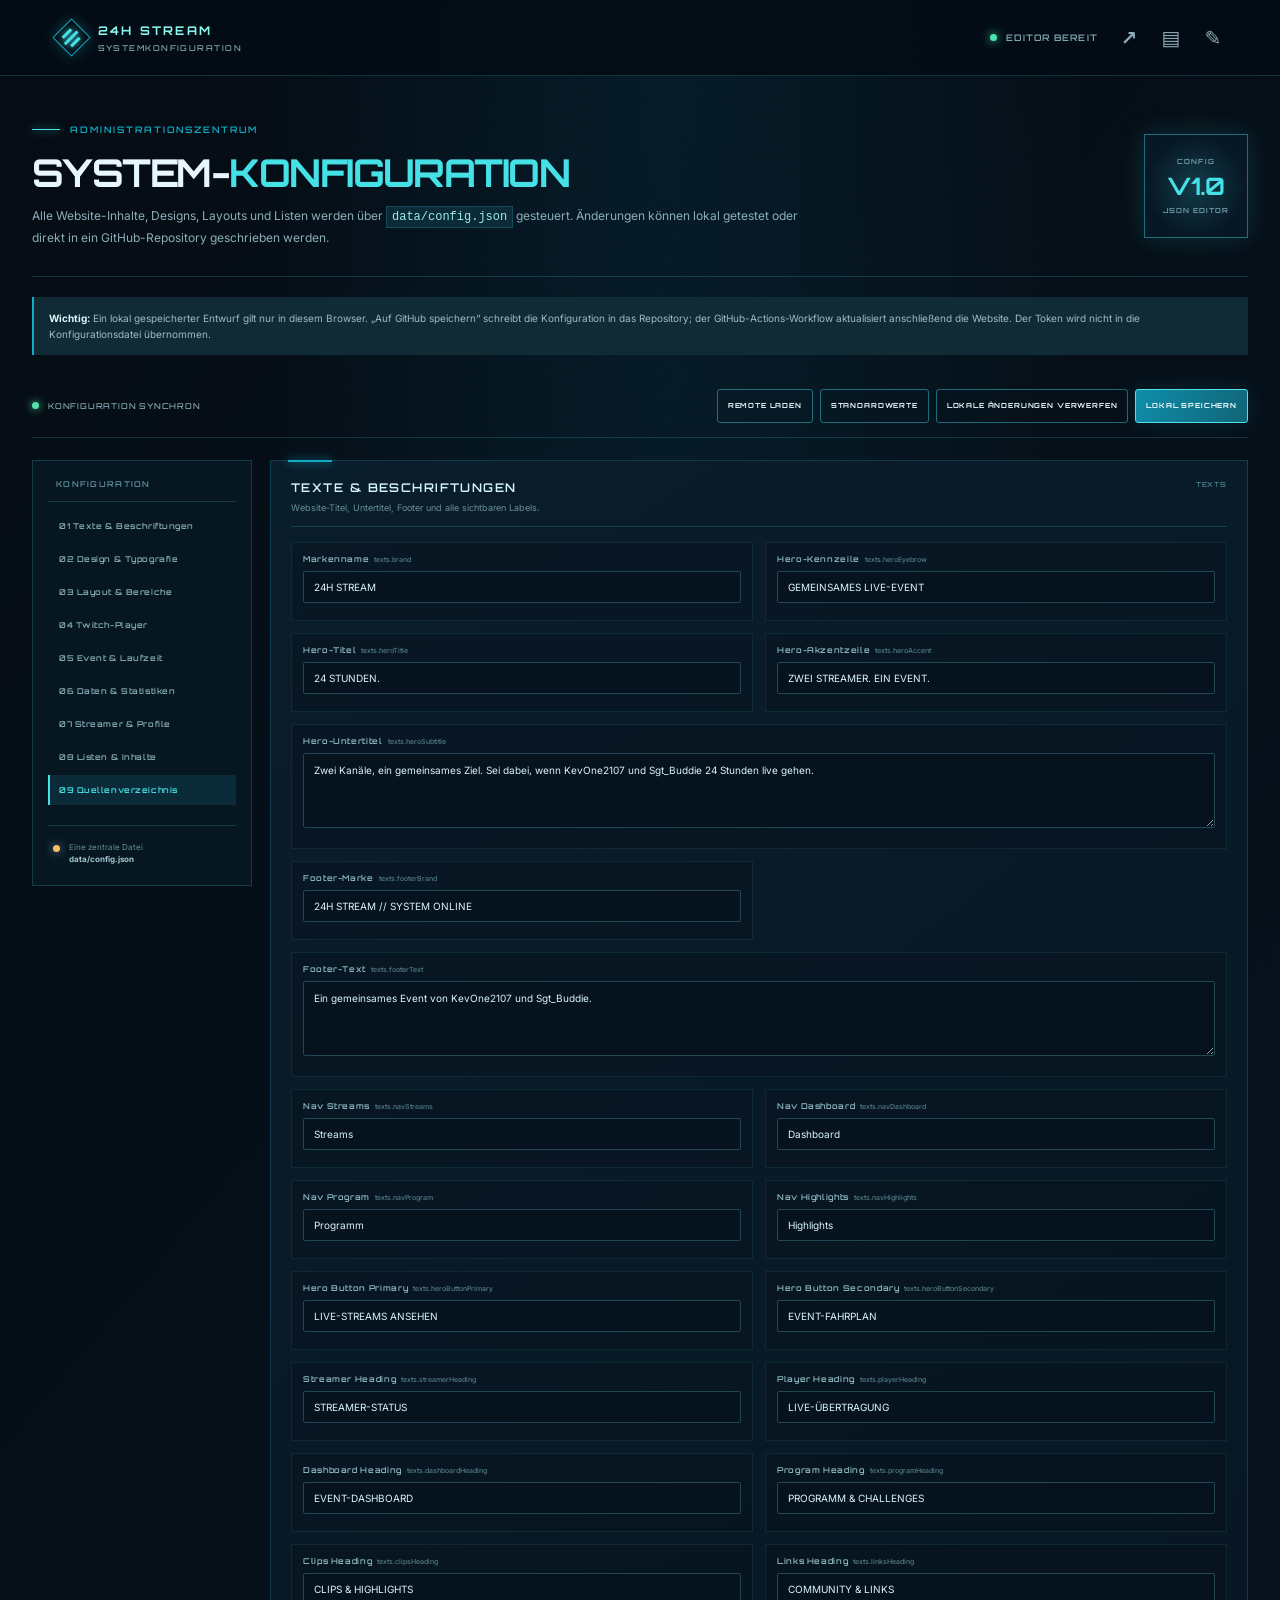
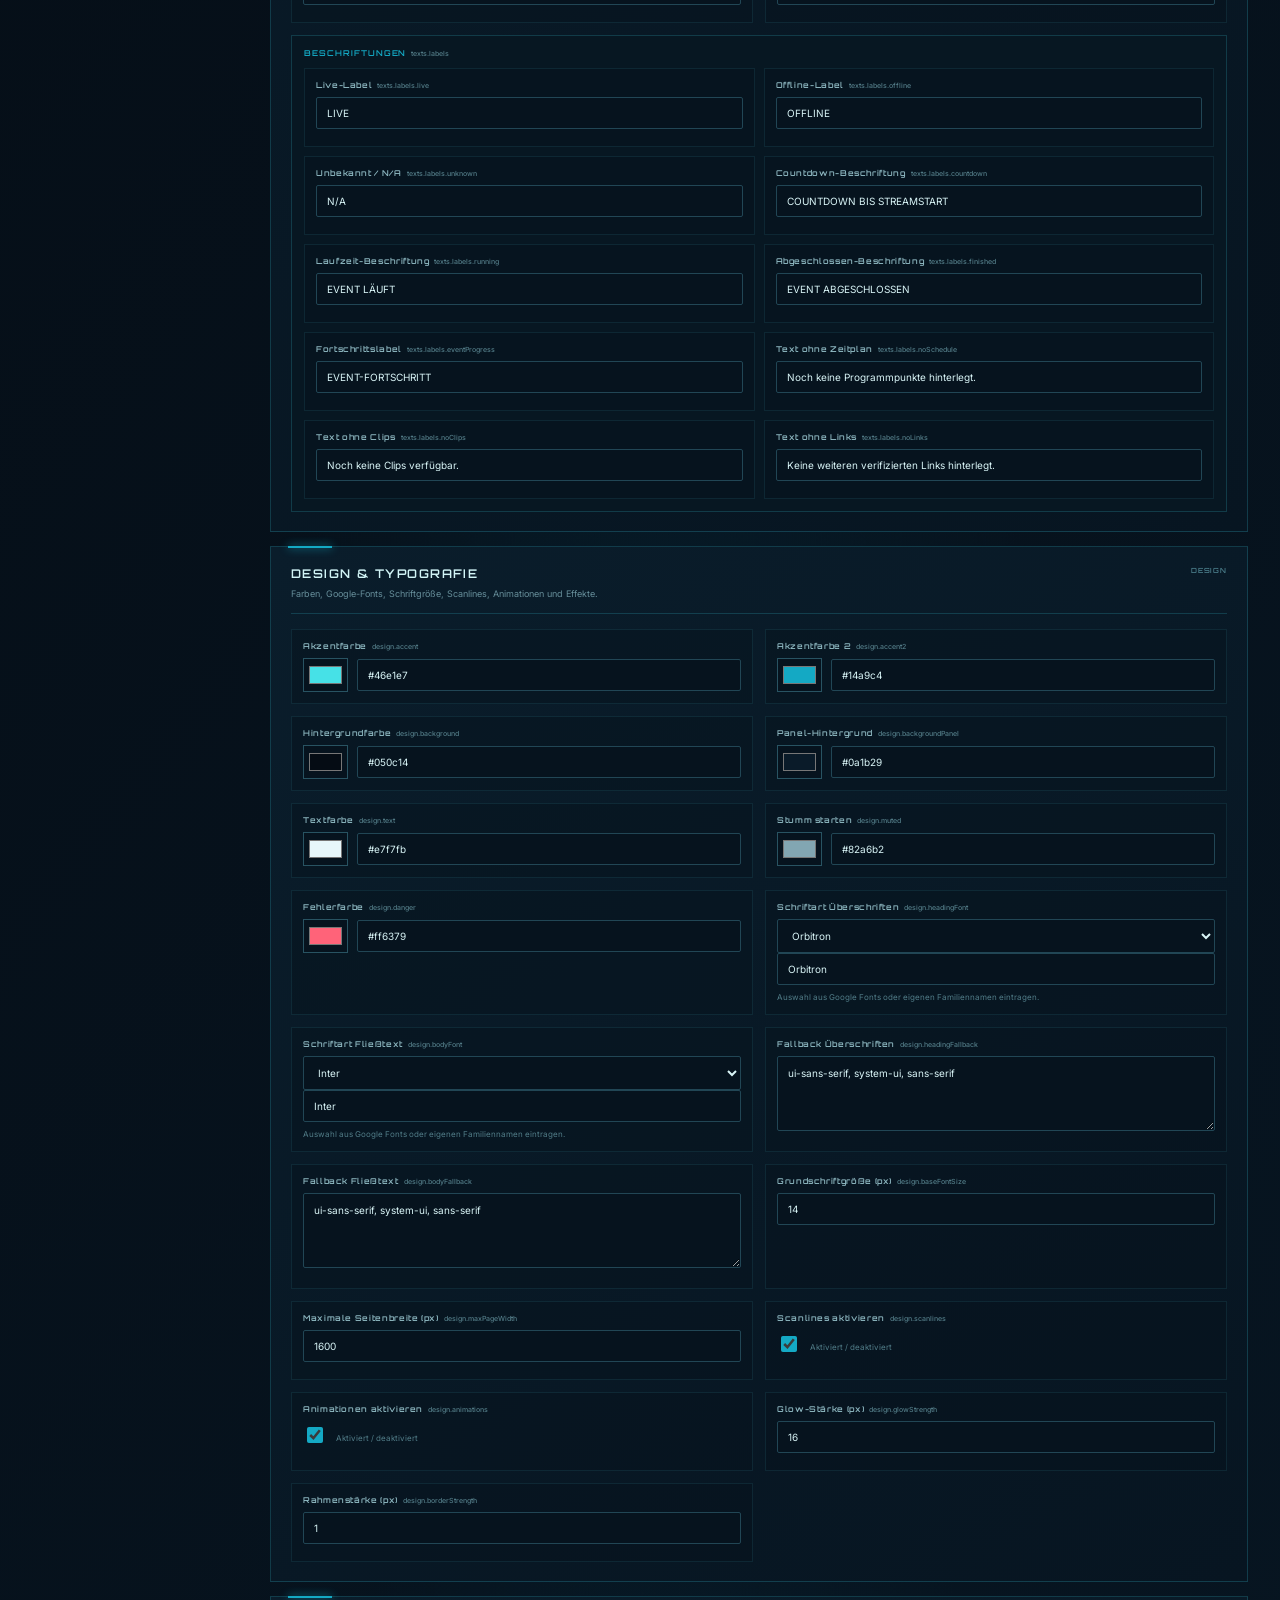
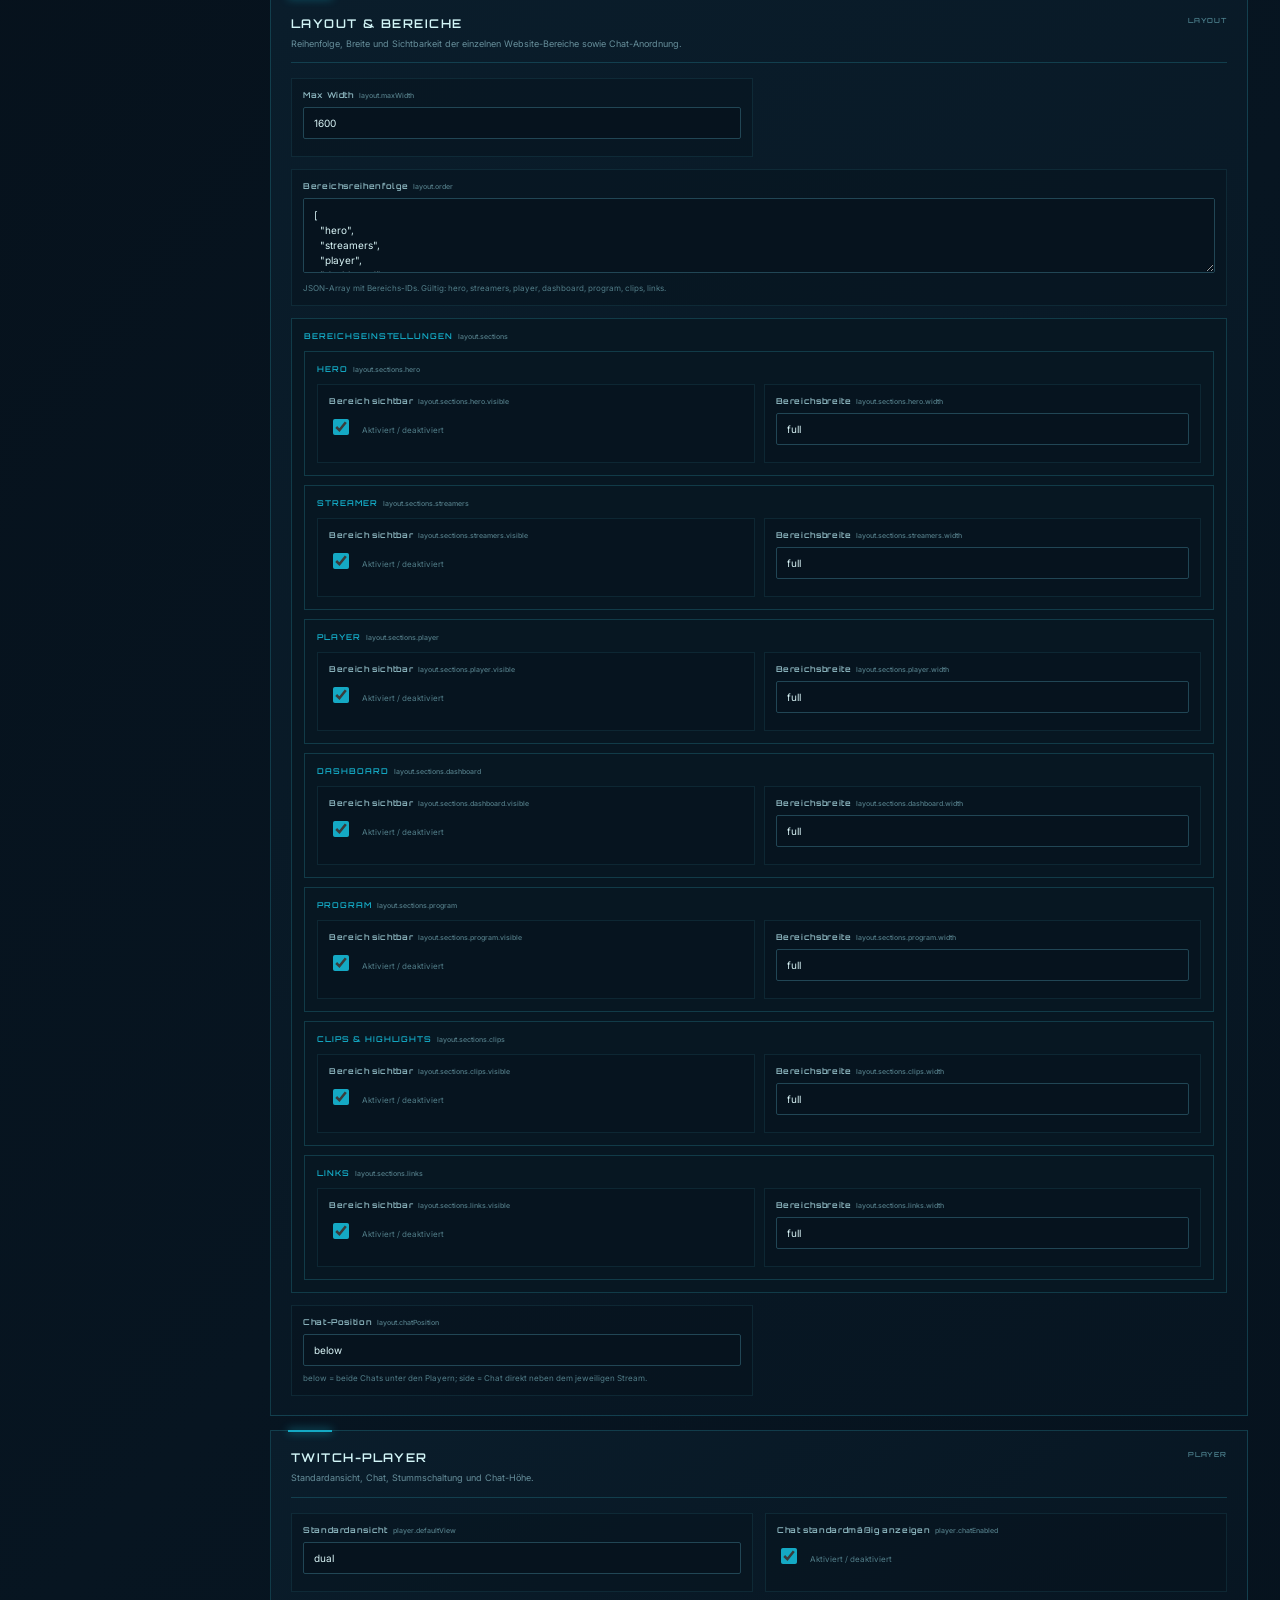
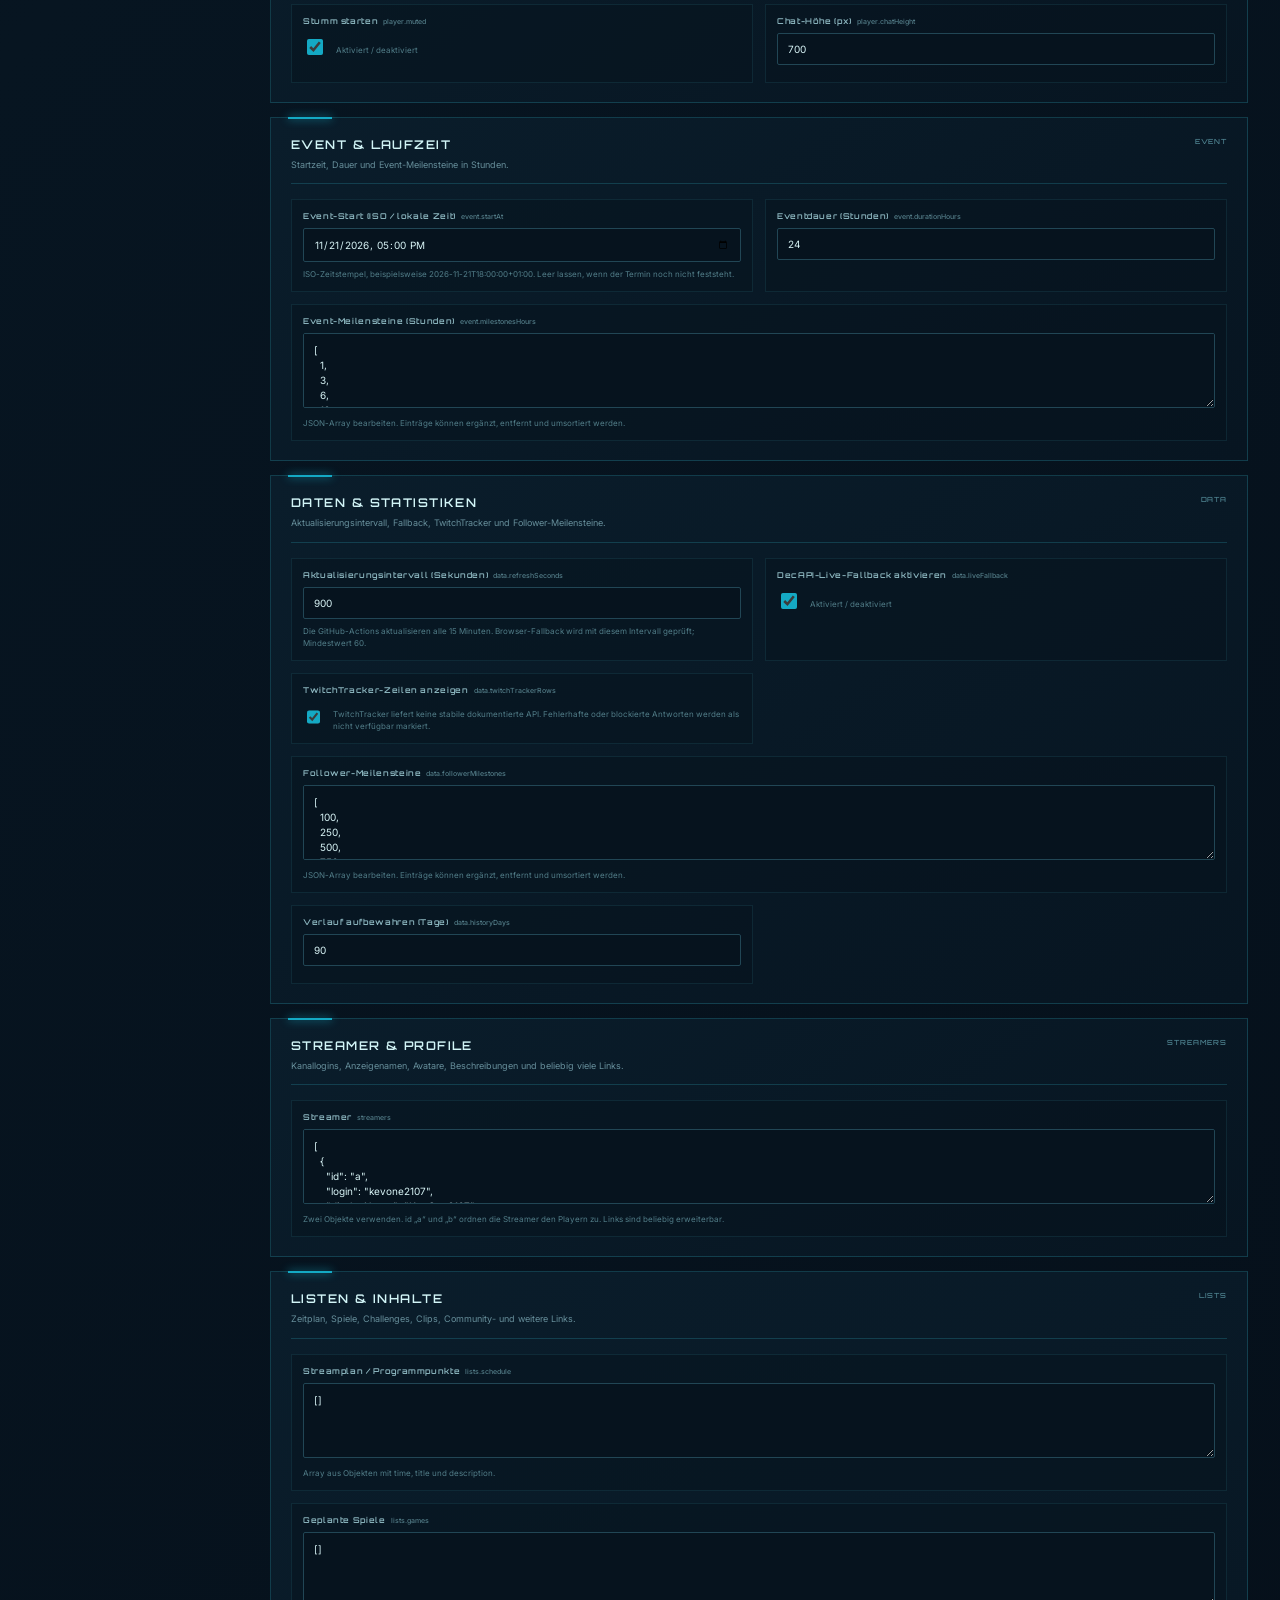
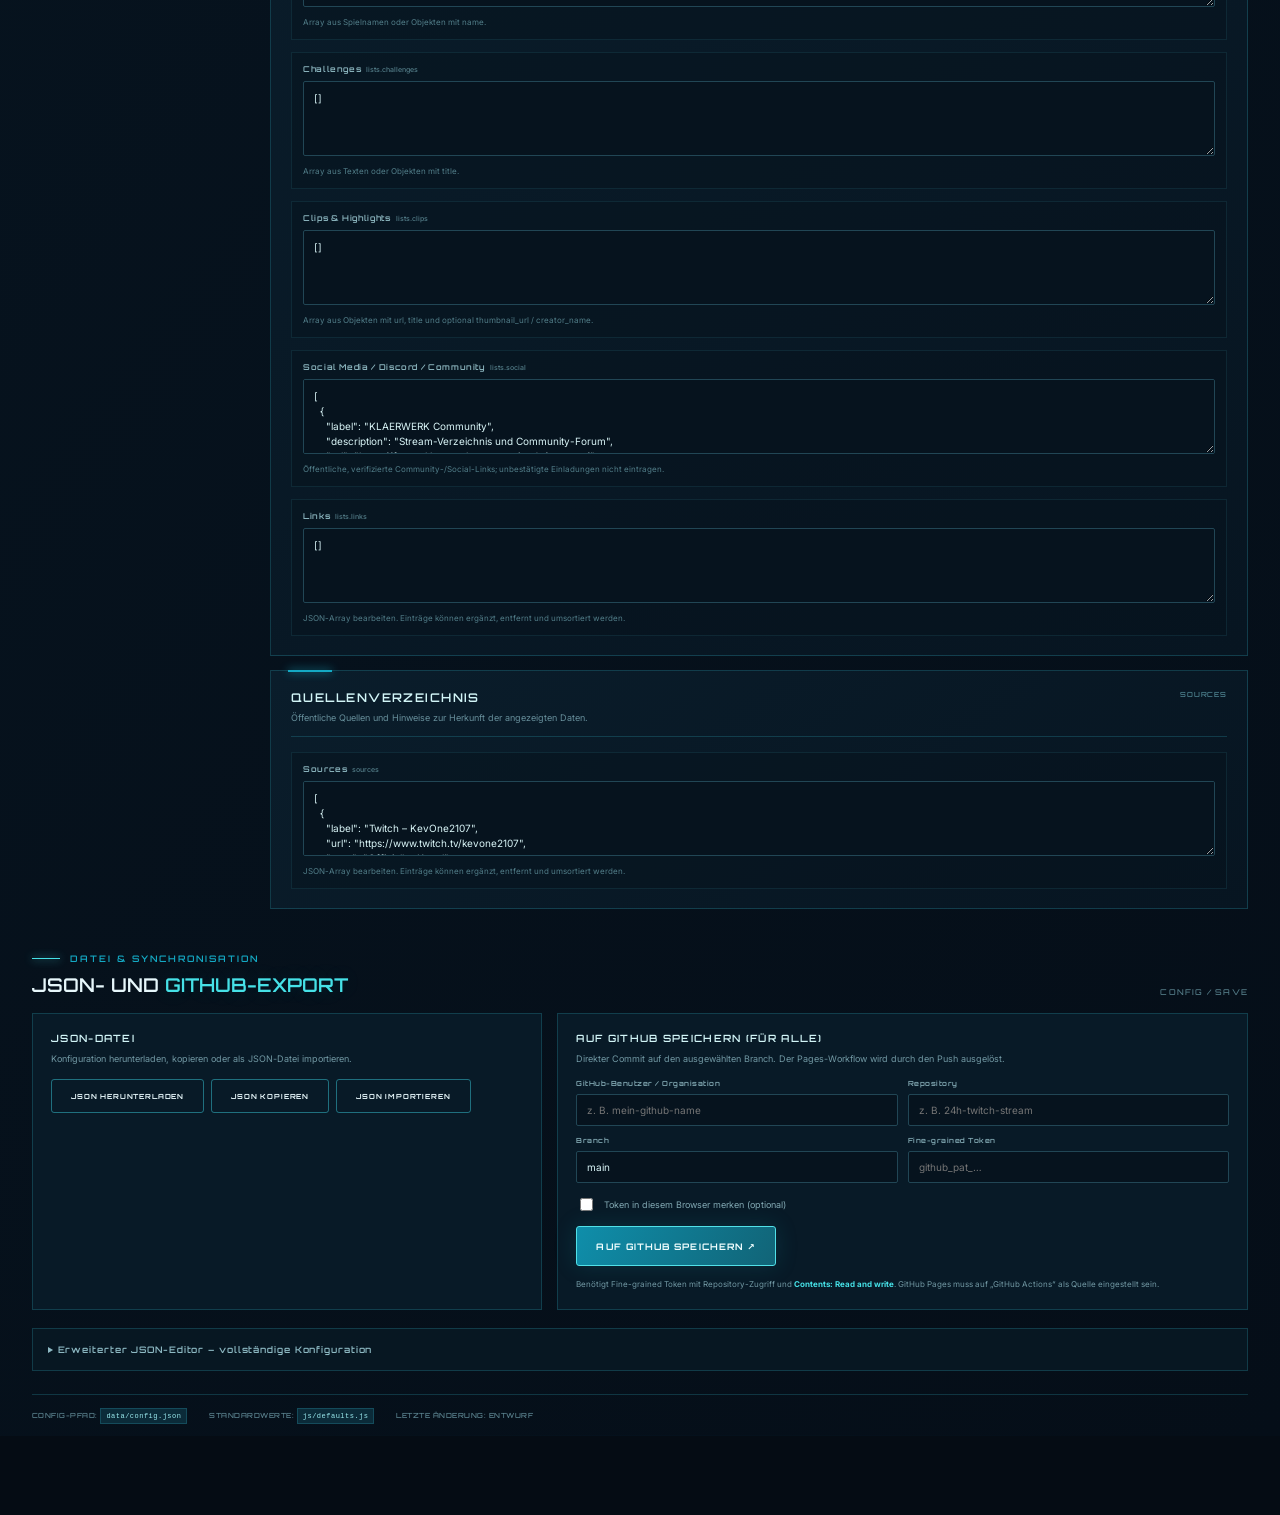
<file: config.html>
<!doctype html>
<html lang="de">
<head>
  <meta charset="utf-8"><meta name="viewport" content="width=device-width,initial-scale=1">
  <meta name="theme-color" content="#06111b"><link rel="icon" href="favicon.svg" type="image/svg+xml"><title>Systemkonfiguration | 24H Stream</title>
  <link rel="preconnect" href="https://fonts.googleapis.com"><link rel="preconnect" href="https://fonts.gstatic.com" crossorigin>
  <link href="https://fonts.googleapis.com/css2?family=Orbitron:wght@400;500;600;700&family=Inter:wght@400;500;600;700&display=swap" rel="stylesheet">
  <link rel="stylesheet" href="css/site.css"><link rel="stylesheet" href="css/config.css">
</head>
<body class="config-page">
  <div class="scanlines" aria-hidden="true"></div>
  <header class="topbar"><a class="brand" href="index.html"><span class="brand-mark"><span></span><span></span><span></span></span><span><strong>24H STREAM</strong><small>SYSTEMKONFIGURATION</small></span></a><div class="top-status"><i class="status-dot online"></i><span>EDITOR BEREIT</span><a class="config-link" href="index.html" aria-label="Zur Website">↗</a><a class="config-link" href="stats-manager.html" aria-label="Statistikverwaltung öffnen" title="Statistikverwaltung öffnen">▤</a><a class="config-link" href="designer.html" aria-label="Visuellen Website-Designer öffnen" title="Visuellen Website-Designer öffnen">✎</a></div></header>
  <main class="config-shell">
    <div class="config-intro"><div><div class="eyebrow"><span class="eyebrow-line"></span> ADMINISTRATIONSZENTRUM</div><h1>SYSTEM-<em>KONFIGURATION</em></h1><p>Alle Website-Inhalte, Designs, Layouts und Listen werden über <code>data/config.json</code> gesteuert. Änderungen können lokal getestet oder direkt in ein GitHub-Repository geschrieben werden.</p></div><div class="config-version"><span>CONFIG</span><strong>V1.0</strong><small>JSON EDITOR</small></div></div>
    <div class="config-alert"><strong>Wichtig:</strong> Ein lokal gespeicherter Entwurf gilt nur in diesem Browser. „Auf GitHub speichern“ schreibt die Konfiguration in das Repository; der GitHub-Actions-Workflow aktualisiert anschließend die Website. Der Token wird nicht in die Konfigurationsdatei übernommen.</div>
    <div class="config-toolbar"><div class="config-state"><i id="dirty-indicator"></i><span id="config-state">Konfiguration wird geladen …</span></div><div class="toolbar-actions"><button class="button button-ghost" id="reload-config">REMOTE LADEN</button><button class="button button-ghost" id="reset-defaults">STANDARDWERTE</button><button class="button button-ghost" id="discard-local">LOKALE ÄNDERUNGEN VERWERFEN</button><button class="button button-primary" id="save-local">LOKAL SPEICHERN</button></div></div>
    <div class="config-layout"><aside class="config-sidebar"><div class="sidebar-title">KONFIGURATION</div><nav id="config-nav"></nav><div class="sidebar-note"><span class="mini-led"></span><span>Eine zentrale Datei<br><b>data/config.json</b></span></div></aside><section class="config-editor"><div id="config-sections"><div class="loading-card">Konfiguration wird geladen …</div></div></section></div>
    <section class="io-panel"><div class="io-head"><div><div class="eyebrow"><span class="eyebrow-line"></span> DATEI & SYNCHRONISATION</div><h2>JSON- UND <em>GITHUB-EXPORT</em></h2></div><span class="section-index">CONFIG / SAVE</span></div><div class="io-grid"><article class="io-card"><h3>JSON-DATEI</h3><p>Konfiguration herunterladen, kopieren oder als JSON-Datei importieren.</p><div class="io-buttons"><button class="button button-ghost" id="download-json">JSON HERUNTERLADEN</button><button class="button button-ghost" id="copy-json">JSON KOPIEREN</button><label class="button button-ghost file-button">JSON IMPORTIEREN<input type="file" id="import-json" accept="application/json,.json"></label></div></article><article class="io-card github-card"><h3>AUF GITHUB SPEICHERN (FÜR ALLE)</h3><p>Direkter Commit auf den ausgewählten Branch. Der Pages-Workflow wird durch den Push ausgelöst.</p><div class="github-fields"><label>GitHub-Benutzer / Organisation<input id="gh-owner" placeholder="z. B. mein-github-name" autocomplete="off"></label><label>Repository<input id="gh-repo" placeholder="z. B. 24h-twitch-stream" autocomplete="off"></label><label>Branch<input id="gh-branch" value="main" autocomplete="off"></label><label>Fine-grained Token<input id="gh-token" type="password" placeholder="github_pat_…" autocomplete="new-password"></label></div><label class="remember-token"><input type="checkbox" id="remember-token"> Token in diesem Browser merken (optional)</label><button class="button button-primary" id="save-github">AUF GITHUB SPEICHERN ↗</button><p class="github-help">Benötigt Fine-grained Token mit Repository-Zugriff und <b>Contents: Read and write</b>. GitHub Pages muss auf „GitHub Actions“ als Quelle eingestellt sein.</p></article></div></section>
    <section class="json-advanced"><details><summary>Erweiterter JSON-Editor – vollständige Konfiguration</summary><p>Änderungen im Textfeld werden erst mit „JSON übernehmen“ in den Formularentwurf geladen.</p><textarea id="raw-json" spellcheck="false" aria-label="Vollständiger JSON-Editor"></textarea><div><button class="button button-ghost" id="format-json">JSON FORMATIEREN</button><button class="button button-primary" id="apply-json">JSON ÜBERNEHMEN</button></div></details></section>
    <div class="config-footnote"><span>CONFIG-PFAD: <code>data/config.json</code></span><span>STANDARDWERTE: <code>js/defaults.js</code></span><span id="config-updated">LETZTE ÄNDERUNG: N/A</span></div>
  </main>
  <div class="toast-region" id="toast-region" aria-live="polite"></div>
  <script src="js/defaults.js"></script><script src="js/config.js"></script>
</body>
</html>
</file>
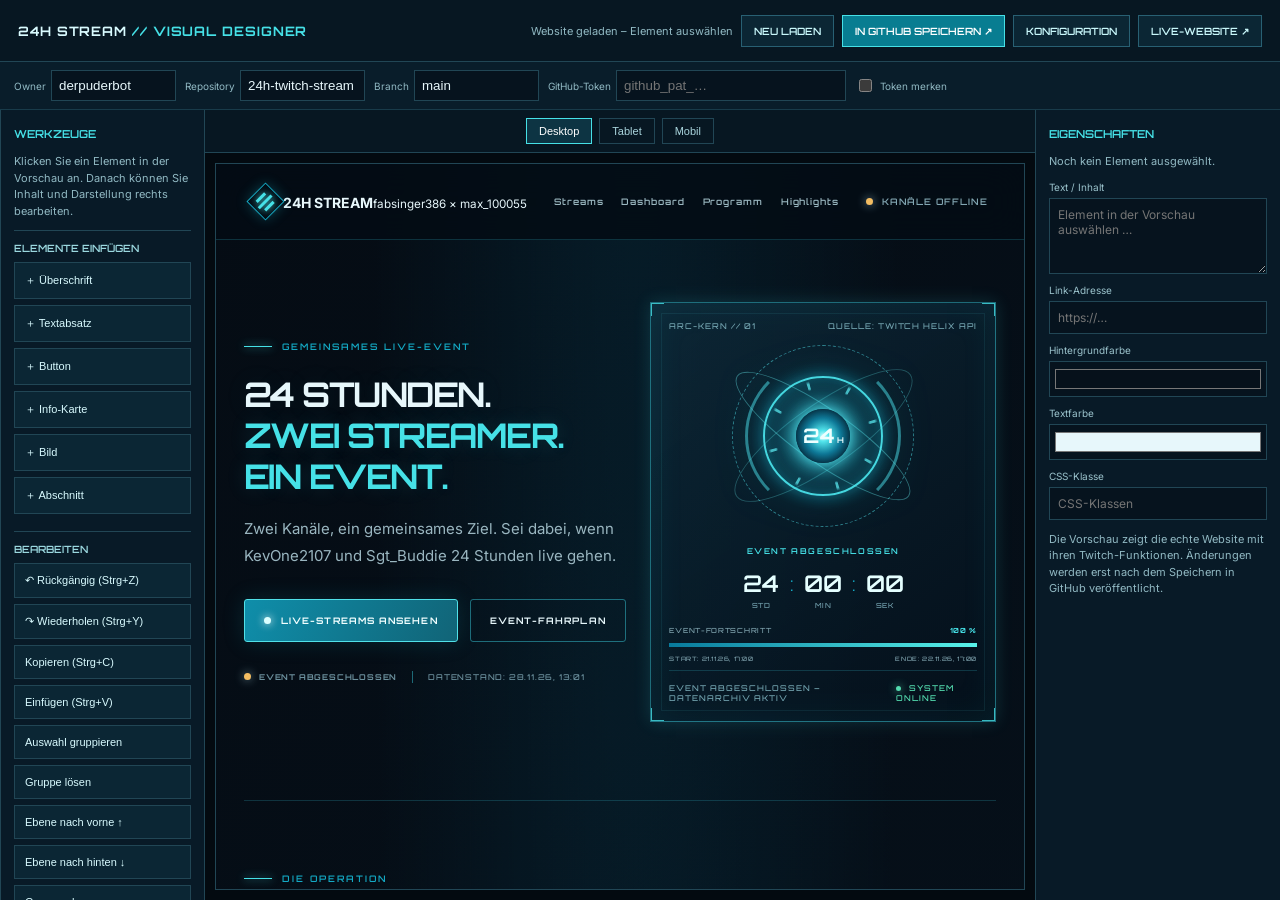
<file: designer.html>
<!doctype html>
<html lang="de">
<head>
<meta charset="utf-8"><meta name="viewport" content="width=device-width,initial-scale=1">
<meta name="theme-color" content="#06111b">
<title>Visueller Website-Designer | 24H Stream</title>
<link rel="preconnect" href="https://fonts.googleapis.com"><link rel="preconnect" href="https://fonts.gstatic.com" crossorigin>
<link href="https://fonts.googleapis.com/css2?family=Orbitron:wght@400;500;600;700&family=Inter:wght@400;500;600;700&display=swap" rel="stylesheet">
<style>
:root{color-scheme:dark}*{box-sizing:border-box}body{margin:0;background:#050c14;color:#e7f7fb;font-family:Inter,sans-serif;height:100vh;overflow:hidden}.top{height:62px;display:flex;align-items:center;justify-content:space-between;padding:0 18px;background:#071722;border-bottom:1px solid #214655;gap:12px}.brand{font:700 13px Orbitron,sans-serif;color:#d9fbff;text-decoration:none;letter-spacing:.07em}.brand span{color:#46e1e7}.actions{display:flex;align-items:center;gap:8px;flex-wrap:wrap}.btn{border:1px solid #286073;background:#0b2634;color:#c9f8fb;padding:9px 12px;font:600 10px Orbitron,sans-serif;cursor:pointer;text-decoration:none}.btn.primary{background:#087d91;border-color:#46e1e7;color:white}.btn:disabled{opacity:.5;cursor:wait}.status{font-size:11px;color:#91b9c3}.status.error{color:#ff8796}.settings{height:auto;min-height:48px;display:flex;align-items:center;gap:9px;padding:7px 14px;background:#091d2a;border-bottom:1px solid #183b4a;flex-wrap:wrap}.settings label{font-size:10px;color:#91b9c3;display:flex;align-items:center;gap:5px}.settings input{width:125px;background:#06131e;border:1px solid #214655;color:#e7f7fb;padding:7px}.settings .token{width:230px}.layout{height:calc(100vh - 110px);display:grid;grid-template-columns:205px minmax(0,1fr) 245px;min-height:0}.side{background:#081a27;overflow:auto;padding:13px;border-color:#214655;border-style:solid;border-width:0 1px}.side.right{border-width:0 0 0 1px}.side h3{font:600 11px Orbitron,sans-serif;color:#46e1e7;margin:4px 0 12px}.side p{font-size:11px;line-height:1.5;color:#91b9c3}.group{border-top:1px solid #214655;padding:11px 0}.group h4{font:600 10px Orbitron,sans-serif;color:#9bd8df;margin:0 0 8px}.tool{display:block;width:100%;text-align:left;margin:6px 0;padding:10px;background:#0b2634;border:1px solid #214655;color:#d9fbff;cursor:pointer;font-size:11px}.tool:hover{border-color:#46e1e7}.stage{min-width:0;min-height:0;display:flex;flex-direction:column;background:#030a10}.stagebar{height:43px;flex:0 0 43px;display:flex;align-items:center;justify-content:center;gap:7px;border-bottom:1px solid #214655;background:#071722}.device{background:transparent;border:1px solid #214655;color:#a9d4dc;padding:6px 12px;cursor:pointer;font-size:11px}.device.active{background:#0d3443;border-color:#46e1e7;color:white}.framewrap{flex:1;min-height:0;display:flex;justify-content:center;align-items:stretch;overflow:auto;padding:10px}.preview{height:100%;width:100%;border:1px solid #214655;background:white;transition:width .2s}.preview.tablet{width:768px;max-width:100%}.preview.mobile{width:390px;max-width:100%}.field{display:block;margin:10px 0;font-size:10px;color:#9bc3cc}.field input,.field textarea,.field select{display:block;width:100%;margin-top:5px;padding:8px;background:#06131e;border:1px solid #214655;color:#e7f7fb;font:12px Inter,sans-serif}.field textarea{min-height:76px;resize:vertical}.field input[type=color]{height:36px;padding:3px}.small{font-size:10px;color:#82aab4;line-height:1.5}.selected{outline:2px solid #46e1e7!important;outline-offset:-2px;cursor:pointer!important}
@media(max-width:850px){.layout{grid-template-columns:150px minmax(0,1fr) 190px}.side{padding:8px}.top{padding:0 9px}.brand{font-size:10px}.btn{padding:7px;font-size:9px}}
@media(max-width:620px){body{overflow:auto;height:auto;min-height:100vh}.top{height:auto;min-height:62px;align-items:flex-start;padding:10px;flex-direction:column}.settings{gap:6px}.layout{height:calc(100vh - 165px);min-height:520px;grid-template-columns:112px minmax(0,1fr)}.side.right{display:none}.tool{font-size:10px;padding:8px}.framewrap{padding:4px}}
</style>
</head>
<body>
<header class="top"><a class="brand" href="index.html">24H STREAM <span>// VISUAL DESIGNER</span></a><div class="actions"><span id="status" class="status">Bereit</span><button class="btn" id="reload">NEU LADEN</button><button class="btn primary" id="save">IN GITHUB SPEICHERN ↗</button><a class="btn" href="config.html">KONFIGURATION</a><a class="btn" href="index.html" target="_blank">LIVE-WEBSITE ↗</a></div></header>
<div class="settings">
<label>Owner <input id="owner" value="derpuderbot"></label><label>Repository <input id="repo" value="24h-twitch-stream"></label><label>Branch <input id="branch" value="main"></label><label>GitHub-Token <input id="token" class="token" type="password" placeholder="github_pat_…"></label><label><input id="remember" type="checkbox" style="width:auto"> Token merken</label>
</div>
<div class="layout">
<aside class="side"><h3>WERKZEUGE</h3><p>Klicken Sie ein Element in der Vorschau an. Danach können Sie Inhalt und Darstellung rechts bearbeiten.</p>
<div class="group"><h4>ELEMENTE EINFÜGEN</h4><button class="tool" data-add="heading">＋ Überschrift</button><button class="tool" data-add="text">＋ Textabsatz</button><button class="tool" data-add="button">＋ Button</button><button class="tool" data-add="card">＋ Info-Karte</button><button class="tool" data-add="image">＋ Bild</button><button class="tool" data-add="section">＋ Abschnitt</button></div>
<div class="group"><h4>BEARBEITEN</h4><button class="tool" id="undo" disabled>↶ Rückgängig (Strg+Z)</button><button class="tool" id="redo" disabled>↷ Wiederholen (Strg+Y)</button><button class="tool" id="copy">Kopieren (Strg+C)</button><button class="tool" id="paste">Einfügen (Strg+V)</button><button class="tool" id="group">Auswahl gruppieren</button><button class="tool" id="ungroup">Gruppe lösen</button><button class="tool" id="layerUp">Ebene nach vorne ↑</button><button class="tool" id="layerDown">Ebene nach hinten ↓</button><button class="tool" id="bringFront">Ganz nach vorne</button><button class="tool" id="sendBack">Ganz nach hinten</button><button class="tool" id="editText">Text direkt bearbeiten</button><button class="tool" id="moveMode">Verschieben: AUS</button><label class="field">Ausrichtung<select id="moveStyle"><option value="grid">Raster / Einrasten</option><option value="free">Frei verschieben</option></select></label><label class="field">Rastergröße<select id="gridSize"><option value="8">8 px</option><option value="16" selected>16 px</option><option value="24">24 px</option><option value="32">32 px</option></select></label><button class="tool" id="delete">Ausgewähltes löschen</button><button class="tool" id="clear">Auswahl aufheben</button></div>
</aside>
<main class="stage"><div class="stagebar"><button class="device active" data-device="desktop">Desktop</button><button class="device" data-device="tablet">Tablet</button><button class="device" data-device="mobile">Mobil</button></div><div class="framewrap"><iframe id="preview" class="preview" title="Website-Vorschau" src="index.html?designerPreview=1"></iframe></div></main>
<aside class="side right"><h3>EIGENSCHAFTEN</h3><p id="selectionInfo">Noch kein Element ausgewählt.</p>
<label class="field">Text / Inhalt<textarea id="textValue" placeholder="Element in der Vorschau auswählen …" disabled></textarea></label>
<label class="field">Link-Adresse<input id="hrefValue" placeholder="https://…" disabled></label>
<div id="imageTools" style="display:none;border:1px solid #214655;padding:9px;margin:10px 0;background:#071722"><h4 style="font:600 10px Orbitron,sans-serif;color:#46e1e7;margin:0 0 8px">BILDEINSTELLUNGEN</h4><label class="field">Bilddatei vom PC<input id="imageFile" type="file" accept="image/png,image/jpeg,image/webp,image/gif" style="padding:6px"></label><button class="tool" id="uploadImage" type="button">Bild zu GitHub hochladen</button><label class="field">Bereits hochgeladenes Bild<select id="existingImage"><option value="">Bildliste noch nicht geladen</option></select></label><button class="tool" id="loadImages" type="button">Vorhandene Bilder laden</button><button class="tool" id="useExistingImage" type="button">Ausgewähltes Bild verwenden</button><label class="field">Bildadresse<input id="imageSrc" placeholder="https://… oder assets/images/…"></label><label class="field">Alternativtext<input id="imageAlt" placeholder="Beschreibung des Bildes"></label><label class="field">Darstellung<select id="imageFit"><option value="cover">Ausfüllen (Cover)</option><option value="contain">Vollständig anzeigen (Contain)</option><option value="fill">Strecken (Fill)</option></select></label><label class="field">Bildhöhe<input id="imageHeight" placeholder="z. B. 240px oder auto"></label><p class="small">Unterstützt PNG, JPG, WEBP und GIF. Hochgeladene Dateien werden im Repository unter assets/images/ abgelegt.</p></div>
<label class="field">Hintergrundfarbe<input id="bgValue" type="color" value="#06111b" disabled></label>
<label class="field">Textfarbe<input id="colorValue" type="color" value="#e7f7fb" disabled></label>
<label class="field">CSS-Klasse<input id="classValue" placeholder="CSS-Klassen" disabled></label>
<p class="small">Die Vorschau zeigt die echte Website mit ihren Twitch-Funktionen. Änderungen werden erst nach dem Speichern in GitHub veröffentlicht.</p>
</aside>
</div>
<script>
(()=>{'use strict';
const $=id=>document.getElementById(id),frame=$('preview');let selected=null,selectedSet=new Set(),clipboardNode=null,ready=false,moveMode=false,dragged=null,dragState=null,resizeState=null,history=[],historyIndex=-1,historyTimer=null,restoringHistory=false;
const status=(s,err=false)=>{$('status').textContent=s;$('status').classList.toggle('error',err)};
const tokenSaved=localStorage.getItem('24h_twitch_github_token');if(tokenSaved){$('token').value=tokenSaved;$('remember').checked=true}
$('remember').onchange=()=>{if($('remember').checked&&$('token').value.trim())localStorage.setItem('24h_twitch_github_token',$('token').value.trim());else localStorage.removeItem('24h_twitch_github_token')};
$('token').onchange=()=>{if($('remember').checked&&$('token').value.trim())localStorage.setItem('24h_twitch_github_token',$('token').value.trim())};
function doc(){return frame.contentDocument}
function clearSelection(){selectedSet.forEach(el=>{el.classList.remove('selected');el.removeAttribute('data-vd-selected')});selectedSet.clear();if(selected){selected.classList.remove('selected');selected.removeAttribute('data-vd-selected')}const d=doc();if(d)d.getElementById('vd-resize-box')?.remove();selected=null;$('selectionInfo').textContent='Noch kein Element ausgewählt.';['textValue','hrefValue','bgValue','colorValue','classValue'].forEach(id=>$(id).disabled=true)}
function select(el,add=false){if(!el||['HTML','BODY','SCRIPT','STYLE','HEAD'].includes(el.tagName))return;
if(!add){selectedSet.forEach(x=>{x.classList.remove('selected');x.removeAttribute('data-vd-selected')});selectedSet.clear()}
else if(selectedSet.has(el)){selectedSet.delete(el);el.classList.remove('selected');el.removeAttribute('data-vd-selected')}
else{selectedSet.add(el);el.classList.add('selected');el.setAttribute('data-vd-selected','1')}
if(!add){selectedSet.add(el);el.classList.add('selected');el.setAttribute('data-vd-selected','1')}
selected=Array.from(selectedSet).pop()||null;
const d=doc();if(d)d.getElementById('vd-resize-box')?.remove();
if(selected)showResizeHandles();
$('selectionInfo').textContent=selected?selected.tagName.toLowerCase()+(selected.id?'#'+selected.id:'')+' – '+selectedSet.size+' Element(e) ausgewählt':'Noch kein Element ausgewählt.';
['textValue','hrefValue','bgValue','colorValue','classValue'].forEach(id=>$(id).disabled=!selected);
if(selected){$('textValue').value=readEditableText(selected);$('hrefValue').value=selected.getAttribute('href')||'';$('bgValue').value=rgbHex(getComputedStyle(selected).backgroundColor)||'#06111b';$('colorValue').value=rgbHex(getComputedStyle(selected).color)||'#e7f7fb';$('classValue').value=selected.className&&typeof selected.className==='string'?selected.className:'';const isImage=selected.tagName==='IMG';$('imageTools').style.display=isImage?'block':'none';if(isImage){$('imageSrc').value=selected.getAttribute('src')||'';$('imageAlt').value=selected.getAttribute('alt')||'';$('imageFit').value=selected.style.objectFit||'cover';$('imageHeight').value=selected.style.height||'';$('imageFile').value=''}}else $('imageTools').style.display='none'
}
function showResizeHandles(){const d=doc();if(!d||!selected)return;d.getElementById('vd-resize-box')?.remove();const box=d.createElement('div');box.id='vd-resize-box';box.style.cssText='position:fixed;z-index:2147483647;pointer-events:none;border:1px solid #46e1e7;box-sizing:border-box;';const moveGrip=d.createElement('i');moveGrip.id='vd-move-grip';moveGrip.title='Zum Verschieben hier ziehen';moveGrip.textContent='✥';moveGrip.style.cssText='position:absolute;left:50%;top:-29px;transform:translateX(-50%);width:26px;height:24px;display:flex;align-items:center;justify-content:center;background:#102b3a;color:#46e1e7;border:1px solid #46e1e7;border-radius:4px;font: bold 17px sans-serif;cursor:move;pointer-events:auto;box-shadow:0 0 8px #000';const updateMoveGrip=()=>{moveGrip.style.opacity=moveMode?'1':'.35';moveGrip.style.cursor=moveMode?'move':'not-allowed';moveGrip.title=moveMode?'Zum Verschieben hier ziehen':'Verschieben ist deaktiviert – links „Verschieben: AN“ einschalten'};updateMoveGrip();moveGrip.addEventListener('pointerdown',e=>{e.preventDefault();e.stopPropagation();if(!moveMode){status('Verschieben ist deaktiviert – bitte links „Verschieben: AN“ einschalten',true);return}if(!selected)return;dragged=selected;const members=selected.dataset.vdGroup?Array.from(d.querySelectorAll('[data-vd-group="'+selected.dataset.vdGroup+'"]')):[selected];dragState={x:e.clientX,y:e.clientY,startX:e.clientX,startY:e.clientY,moved:false,handleMove:true,members:members.map(node=>({node,oldTransform:node.style.transform}))};try{moveGrip.setPointerCapture(e.pointerId)}catch(_){}status('Element wird frei verschoben – Maustaste loslassen zum Ablegen')});box.appendChild(moveGrip);const names=['nw','n','ne','e','se','s','sw','w'];names.forEach(name=>{const h=d.createElement('i');h.dataset.handle=name;h.style.cssText='position:absolute;width:10px;height:10px;background:#46e1e7;border:1px solid #fff;border-radius:2px;pointer-events:auto;';const pos={nw:'left:-5px;top:-5px;cursor:nwse-resize',n:'left:calc(50% - 5px);top:-5px;cursor:ns-resize',ne:'right:-5px;top:-5px;cursor:nesw-resize',e:'right:-5px;top:calc(50% - 5px);cursor:ew-resize',se:'right:-5px;bottom:-5px;cursor:nwse-resize',s:'left:calc(50% - 5px);bottom:-5px;cursor:ns-resize',sw:'left:-5px;bottom:-5px;cursor:nesw-resize',w:'left:-5px;top:calc(50% - 5px);cursor:ew-resize'};h.style.cssText+=pos[name];h.addEventListener('pointerdown',e=>{e.preventDefault();e.stopPropagation();const r=selected.getBoundingClientRect();resizeState={name,x:e.clientX,y:e.clientY,w:r.width,h:r.height,left:r.left,top:r.top};try{h.setPointerCapture(e.pointerId)}catch(_){} });box.appendChild(h)});d.body.appendChild(box);const r=selected.getBoundingClientRect();box.style.left=r.left+'px';box.style.top=r.top+'px';box.style.width=r.width+'px';box.style.height=r.height+'px';}
function updateResizeBox(){const d=doc();if(!d||!selected)return;const box=d.getElementById('vd-resize-box');if(!box)return;const r=selected.getBoundingClientRect();box.style.left=r.left+'px';box.style.top=r.top+'px';box.style.width=r.width+'px';box.style.height=r.height+'px';}
function bindOverlayTracking(){const d=doc();if(!d||d.__vdOverlayTracking)return;d.__vdOverlayTracking=true;d.addEventListener('scroll',()=>requestAnimationFrame(updateResizeBox),true);d.defaultView.addEventListener('scroll',()=>requestAnimationFrame(updateResizeBox),{passive:true});d.defaultView.addEventListener('resize',()=>requestAnimationFrame(updateResizeBox),{passive:true});}
function getEditableTextNode(el){const d=el.ownerDocument,w=d.createTreeWalker(el,NodeFilter.SHOW_TEXT,{acceptNode:n=>n.nodeValue.trim()?NodeFilter.FILTER_ACCEPT:NodeFilter.FILTER_REJECT});return w.nextNode()}
function readEditableText(el){const n=getEditableTextNode(el);return n?n.nodeValue.trim():''}
function writeEditableText(el,value){let n=getEditableTextNode(el);if(n){n.nodeValue=value}else el.insertBefore(el.ownerDocument.createTextNode(value),el.firstChild)}
function rgbHex(rgb){const m=rgb.match(/\d+/g);if(!m||m.length<3)return null;return '#'+m.slice(0,3).map(x=>(+x).toString(16).padStart(2,'0')).join('')}
function historySnapshot(){const d=doc();if(!d)return '';const root=d.documentElement.cloneNode(true);root.querySelectorAll('#vd-resize-box,.selected,[data-vd-selected]').forEach(el=>{if(el.id==='vd-resize-box')el.remove();else{el.classList.remove('selected');el.removeAttribute('data-vd-selected')}});root.querySelectorAll('[contenteditable="true"]').forEach(el=>el.removeAttribute('contenteditable'));return root.outerHTML}
function updateHistoryButtons(){$('undo').disabled=historyIndex<=0;$('redo').disabled=historyIndex<0||historyIndex>=history.length-1}
function recordHistory(){if(restoringHistory||!ready)return;const snap=historySnapshot();if(!snap||history[historyIndex]===snap)return;history=history.slice(0,historyIndex+1);history.push(snap);if(history.length>100)history.shift();historyIndex=history.length-1;updateHistoryButtons()}
function scheduleHistory(){clearTimeout(historyTimer);historyTimer=setTimeout(recordHistory,250)}
function restoreHistory(index){if(index<0||index>=history.length)return;restoringHistory=true;const d=doc();clearSelection();d.body.innerHTML=new DOMParser().parseFromString(history[index],'text/html').body.innerHTML;historyIndex=index;setTimeout(()=>{restoringHistory=false},0);updateHistoryButtons();status(index===0?'Ausgangszustand wiederhergestellt':'Änderung aus Verlauf wiederhergestellt')}
$('undo').onclick=()=>restoreHistory(historyIndex-1);$('redo').onclick=()=>restoreHistory(historyIndex+1);
function bind(){const d=doc();if(!d)return;bindOverlayTracking();const pick='button,a,[role="button"],.menu-toggle,.hamburger,nav,header,footer,aside,svg,img,h1,h2,h3,h4,p,section,article,div,span,i';
d.addEventListener('click',e=>{if(e.target.closest('#vd-resize-box'))return;if(!ready||dragState?.moved)return;const t=e.target.nodeType===1?e.target:e.target.parentElement;if(!t)return;e.preventDefault();e.stopPropagation();const interactive=t.closest('button,a,[role="button"],.menu-toggle,.hamburger');const hit=interactive||t.closest(pick)||t;select(hit,e.ctrlKey||e.metaKey)},true);
d.addEventListener('pointerdown',e=>{if(e.target.closest('#vd-resize-box'))return;if(!moveMode||e.button!==0)return;const t=e.target.nodeType===1?e.target:e.target.parentElement;const el=t&&(t.closest('button,a,[role="button"],.menu-toggle,.hamburger')||t.closest(pick));if(!el||['BODY','HTML'].includes(el.tagName))return;dragged=el;if(!selectedSet.has(el))select(el);const members=el.dataset.vdGroup?Array.from(d.querySelectorAll('[data-vd-group="'+el.dataset.vdGroup+'"]')):[el];dragState={x:e.clientX,y:e.clientY,startX:e.clientX,startY:e.clientY,moved:false,members:members.map(node=>({node,oldTransform:node.style.transform}))};try{d.documentElement.setPointerCapture(e.pointerId)}catch(_){}e.preventDefault();},true);
d.addEventListener('pointermove',e=>{if(resizeState&&selected){const s=resizeState,dx=e.clientX-s.x,dy=e.clientY-s.y;let w=s.w,h=s.h;if(s.name.includes('e'))w+=dx;if(s.name.includes('w'))w-=dx;if(s.name.includes('s'))h+=dy;if(s.name.includes('n'))h-=dy;const sx=frame.clientWidth/d.documentElement.clientWidth,sy=frame.clientHeight/d.documentElement.clientHeight;const snapSize=v=>$('moveStyle').value==='grid'?Math.round(v/Number($('gridSize').value))*Number($('gridSize').value):v;selected.style.width=Math.max(40,snapSize(w/Math.max(sx,.1)))+'px';selected.style.height=Math.max(30,snapSize(h/Math.max(sy,.1)))+'px';updateResizeBox();e.preventDefault();return}if(!dragged||!dragState)return;const dx=e.clientX-dragState.x,dy=e.clientY-dragState.y;if(!dragState.moved&&Math.hypot(dx,dy)<4)return;dragState.moved=true;const style=$('moveStyle').value;if(style==='free'||dragState.handleMove){const scaleX=frame.clientWidth/d.documentElement.clientWidth,scaleY=frame.clientHeight/d.documentElement.clientHeight;const step=style==='free'?1:Number($('gridSize').value);const snap=v=>Math.round(v/step)*step;const x=snap((e.clientX-dragState.startX)/Math.max(scaleX,.1)),y=snap((e.clientY-dragState.startY)/Math.max(scaleY,.1));dragState.members.forEach(item=>{item.node.style.transform=(item.oldTransform?item.oldTransform+' ':'')+'translate('+x+'px,'+y+'px)'});updateResizeBox();}else{const hit=d.elementFromPoint(e.clientX,e.clientY);const target=hit&&hit.closest(pick);if(target&&target!==dragged&&!dragged.contains(target)&&target.parentElement===dragged.parentElement){const r=target.getBoundingClientRect();target.parentElement.insertBefore(dragged,e.clientY>r.top+r.height/2?target.nextSibling:target)}}e.preventDefault();},true);
const finish=e=>{if(resizeState){resizeState=null;scheduleHistory();status($('moveStyle').value==='grid'?'Größe auf Raster eingerastet – noch nicht gespeichert':'Größe frei angepasst – noch nicht gespeichert');return}if(!dragged||!dragState)return;const moved=dragState.moved,wasHandleMove=!!dragState.handleMove;try{if(d.documentElement.hasPointerCapture(e.pointerId))d.documentElement.releasePointerCapture(e.pointerId)}catch(_){}dragged=null;dragState=null;if(moved)status(wasHandleMove||$('moveStyle').value==='free'?'Element frei verschoben – noch nicht veröffentlicht':'Element im Raster neu angeordnet – noch nicht veröffentlicht');};
d.addEventListener('pointerup',finish,true);d.addEventListener('pointercancel',e=>{if(dragged&&dragState){dragState.members?.forEach(item=>item.node.style.transform=item.oldTransform);dragged=null;dragState=null;status('Verschieben abgebrochen – Element wiederhergestellt',true)}},true);
const observer=new MutationObserver(records=>{if(records.some(r=>!((r.target.id==='vd-resize-box')||(r.target.closest&&r.target.closest('#vd-resize-box')))))scheduleHistory()});observer.observe(d.body,{subtree:true,childList:true,characterData:true,attributes:true,attributeFilter:['style','src','href','alt','class','data-vd-group']});d.addEventListener('keydown',e=>{if(e.target.matches('input,textarea,select,[contenteditable="true"]'))return;if((e.ctrlKey||e.metaKey)&&e.key.toLowerCase()==='z'){e.preventDefault();$('undo').click()}if((e.ctrlKey||e.metaKey)&&(e.key.toLowerCase()==='y'||(e.shiftKey&&e.key.toLowerCase()==='z'))){e.preventDefault();$('redo').click()}if((e.ctrlKey||e.metaKey)&&e.key.toLowerCase()==='c'){e.preventDefault();$('copy').click()}if((e.ctrlKey||e.metaKey)&&e.key.toLowerCase()==='v'){e.preventDefault();$('paste').click()}});ready=true;history=[];historyIndex=-1;recordHistory();status('Website geladen – Element auswählen')}
frame.addEventListener('load',()=>{try{bind()}catch(e){status('Vorschau konnte nicht verbunden werden',true)}});$('reload').onclick=()=>{clearSelection();ready=false;frame.src='index.html?designerPreview='+Date.now()};
$('textValue').oninput=()=>{if(selected)writeEditableText(selected,$('textValue').value)};$('hrefValue').oninput=()=>{if(selected&&selected.tagName==='A')selected.setAttribute('href',$('hrefValue').value)};$('bgValue').oninput=()=>{if(selected)selected.style.backgroundColor=$('bgValue').value};$('colorValue').oninput=()=>{if(selected)selected.style.color=$('colorValue').value};$('classValue').onchange=()=>{if(selected)selected.className=$('classValue').value};

function changeLayer(mode){if(!selected){status('Bitte zuerst ein Element auswählen',true);return}const el=selected,parent=el.parentElement;if(!parent)return;const siblings=Array.from(parent.children).filter(x=>x!==el);const ordered=[...siblings,el].sort((a,b)=>{const za=parseInt(getComputedStyle(a).zIndex,10),zb=parseInt(getComputedStyle(b).zIndex,10);const va=Number.isFinite(za)?za:0,vb=Number.isFinite(zb)?zb:0;return va-vb||Array.from(parent.children).indexOf(a)-Array.from(parent.children).indexOf(b)});let index=ordered.indexOf(el);if(mode==='front')index=ordered.length-1;else if(mode==='back')index=0;else if(mode==='up')index=Math.min(ordered.length-1,index+1);else index=Math.max(0,index-1);ordered.splice(ordered.indexOf(el),1);ordered.splice(index,0,el);ordered.forEach((node,i)=>{if(getComputedStyle(node).position==='static')node.style.position='relative';node.style.zIndex=String((i+1)*10)});showResizeHandles();status('Ebenenreihenfolge angepasst – Element bleibt sichtbar. Noch nicht gespeichert')}
$('layerUp').onclick=()=>changeLayer('up');$('layerDown').onclick=()=>changeLayer('down');$('bringFront').onclick=()=>changeLayer('front');$('sendBack').onclick=()=>changeLayer('back');

$('editText').onclick=()=>{if(!selected){status('Bitte zuerst ein Element auswählen',true);return}selected.contentEditable='true';selected.focus();status('Text direkt bearbeiten – außerhalb klicken zum Beenden')};
$('delete').onclick=()=>{const targets=Array.from(selectedSet).filter(el=>el&&el.isConnected&&!['HTML','BODY','HEAD'].includes(el.tagName));if(!targets.length&&selected&&selected.isConnected&&!['HTML','BODY','HEAD'].includes(selected.tagName))targets.push(selected);if(!targets.length){status('Bitte zuerst ein oder mehrere Elemente auswählen',true);return}clearSelection();targets.forEach(el=>el.remove());status(targets.length===1?'Element gelöscht – noch nicht gespeichert':targets.length+' Elemente gelöscht – noch nicht gespeichert')};
$('clear').onclick=clearSelection;$('copy').onclick=()=>{if(!selected){status('Bitte zuerst ein Element auswählen',true);return}clipboardNode=selected.cloneNode(true);clipboardNode.removeAttribute('data-vd-group');status('Element kopiert')};
$('paste').onclick=()=>{if(!clipboardNode){status('Noch kein Element kopiert',true);return}const d=doc(),clone=clipboardNode.cloneNode(true);clone.removeAttribute('data-vd-group');clone.classList.remove('selected');clone.removeAttribute('data-vd-selected');clone.removeAttribute('contenteditable');if(selected&&selected.parentElement)selected.parentElement.insertBefore(clone,selected.nextSibling);else (d.querySelector('main')||d.body).appendChild(clone);select(clone);status('Element eingefügt – noch nicht gespeichert')};
$('group').onclick=()=>{const items=Array.from(selectedSet);if(items.length<2){status('Zum Gruppieren mindestens zwei Elemente mit Strg-Klick auswählen',true);return}const id='vdg-'+Date.now();items.forEach(el=>el.dataset.vdGroup=id);status(items.length+' Elemente gruppiert – Abstände bleiben beim Verschieben erhalten')};
$('ungroup').onclick=()=>{const ids=new Set(Array.from(selectedSet).map(el=>el.dataset.vdGroup).filter(Boolean));if(!ids.size){status('Die Auswahl gehört zu keiner Gruppe',true);return}doc().querySelectorAll('[data-vd-group]').forEach(el=>{if(ids.has(el.dataset.vdGroup))el.removeAttribute('data-vd-group')});status('Gruppe gelöst')};
document.addEventListener('keydown',e=>{if(e.target.matches('input,textarea,select,[contenteditable="true"]'))return;if((e.ctrlKey||e.metaKey)&&e.key.toLowerCase()==='c'){e.preventDefault();$('copy').click()}if((e.ctrlKey||e.metaKey)&&e.key.toLowerCase()==='v'){e.preventDefault();$('paste').click()}if(e.key==='Delete'||e.key==='Backspace'){e.preventDefault();$('delete').click()}});
$('moveMode').onclick=()=>{moveMode=!moveMode;$('moveMode').textContent='Verschieben: '+(moveMode?'AN':'AUS');const grip=doc()?.getElementById('vd-move-grip');if(grip){grip.style.opacity=moveMode?'1':'.35';grip.style.cursor=moveMode?'move':'not-allowed';grip.title=moveMode?'Zum Verschieben hier ziehen':'Verschieben ist deaktiviert – links „Verschieben: AN“ einschalten'}status(moveMode?'Verschieben aktiv: Element anklicken und mit gedrückter Maustaste ziehen':'Verschieben deaktiviert')};
document.querySelectorAll('[data-device]').forEach(b=>b.onclick=()=>{document.querySelectorAll('[data-device]').forEach(x=>x.classList.toggle('active',x===b));frame.className='preview '+(b.dataset.device==='desktop'?'':b.dataset.device)});
const snippets={heading:'<h2>Neue Überschrift</h2>',text:'<p>Hier Ihren Text eingeben.</p>',button:'<a class="button button-primary" href="#">Button-Text</a>',card:'<article class="panel-card"><h3>Neue Info-Karte</h3><p>Beschreibung hier ergänzen.</p></article>',image:'<img src="https://placehold.co/800x450/06111b/46e1e7?text=Bild+auswaehlen" alt="Neues Bild" style="display:block;width:100%;max-width:100%;height:auto;object-fit:cover;border:1px dashed #46e1e7">',section:'<section class="section"><div class="section-heading"><h2>NEUER ABSCHNITT</h2></div><p>Hier steht Ihr Text.</p></section>'};
document.querySelectorAll('[data-add]').forEach(b=>b.onclick=()=>{const d=doc();if(!ready||!d){status('Vorschau wird noch geladen',true);return}const node=d.createElement('div');node.innerHTML=snippets[b.dataset.add];const el=node.firstElementChild;const viewportTarget=d.elementFromPoint(d.documentElement.clientWidth/2,d.documentElement.clientHeight/2);let parent=selected&&selected!==d.body?selected.parentElement:null;if(!parent&&viewportTarget)parent=viewportTarget.closest('section,article,main,.container')||viewportTarget.parentElement;if(!parent)parent=d.querySelector('main')||d.querySelector('.container')||d.body;if(selected&&selected.parentElement===parent)selected.insertAdjacentElement('afterend',el);else parent.appendChild(el);select(el);requestAnimationFrame(()=>el.scrollIntoView({block:'center',inline:'nearest',behavior:'smooth'}));status('Element im aktuell sichtbaren Bereich eingefügt – noch nicht gespeichert')});
function encode64(s){const bytes=new TextEncoder().encode(s);let bin='';bytes.forEach(b=>bin+=String.fromCharCode(b));return btoa(bin)}
async function save(){if(!ready){status('Website ist noch nicht geladen',true);return}const tok=$('token').value.trim();if(!tok){status('GitHub-Token fehlt',true);return}const btn=$('save');btn.disabled=true;status('Speichere Änderungen …');try{const d=doc(),copy=d.documentElement.cloneNode(true);copy.querySelectorAll('#vd-resize-box').forEach(el=>el.remove());copy.querySelectorAll('.selected,[data-vd-selected]').forEach(el=>{el.classList.remove('selected');el.removeAttribute('data-vd-selected');el.removeAttribute('contenteditable')});const owner=$('owner').value.trim(),repo=$('repo').value.trim(),branch=$('branch').value.trim();const path='index.html',url='https://api.github.com/repos/'+encodeURIComponent(owner)+'/'+encodeURIComponent(repo)+'/contents/'+path,headers={'Accept':'application/vnd.github+json','Authorization':'Bearer '+tok,'X-GitHub-Api-Version':'2022-11-28','Content-Type':'application/json'};const get=await fetch(url+'?ref='+encodeURIComponent(branch),{headers});if(!get.ok)throw new Error('GitHub-Datei konnte nicht gelesen werden. Token und Repository prüfen.');const file=await get.json();const html='<!doctype html>\n'+copy.outerHTML+'\n';const put=await fetch(url,{method:'PUT',headers,body:JSON.stringify({message:'Website über visuellen Designer aktualisiert',content:encode64(html),sha:file.sha,branch})});const result=await put.json();if(!put.ok)throw new Error(result.message||'GitHub-Speichern fehlgeschlagen');status('Gespeichert – GitHub Pages aktualisiert die Website');}catch(e){status(e.message,true)}finally{btn.disabled=false}}

$('loadImages').onclick=async()=>{const tok=$('token').value.trim(),owner=$('owner').value.trim(),repo=$('repo').value.trim(),branch=$('branch').value.trim();if(!tok){status('GitHub-Token fehlt – bitte oben eintragen',true);return}const btn=$('loadImages');btn.disabled=true;status('Vorhandene Bilder werden geladen …');try{const url='https://api.github.com/repos/'+encodeURIComponent(owner)+'/'+encodeURIComponent(repo)+'/contents/assets/images?ref='+encodeURIComponent(branch);const res=await fetch(url,{headers:{'Accept':'application/vnd.github+json','Authorization':'Bearer '+tok,'X-GitHub-Api-Version':'2022-11-28'}});if(res.status===404)throw new Error('Im Repository ist noch kein Ordner assets/images vorhanden.');const data=await res.json();if(!res.ok)throw new Error(data.message||'Bilderliste konnte nicht geladen werden');const files=Array.isArray(data)?data.filter(x=>x.type==='file'&&/\.(png|jpe?g|webp|gif)$/i.test(x.name)):[];const list=$('existingImage');list.innerHTML='';if(!files.length){list.add(new Option('Keine Bilder gefunden',''));status('Im Ordner assets/images wurden keine unterstützten Bilder gefunden.',true);return}list.add(new Option('Bild auswählen …',''));files.sort((a,b)=>b.name.localeCompare(a.name)).forEach(f=>list.add(new Option(f.name,f.path)));status(files.length+' vorhandene Bilddatei(en) gefunden.')}catch(e){status('Bilderliste fehlgeschlagen: '+e.message,true)}finally{btn.disabled=false}};
$('useExistingImage').onclick=()=>{if(!selected||selected.tagName!=='IMG'){status('Bitte zuerst ein Bildelement auswählen',true);return}const path=$('existingImage').value;if(!path){status('Bitte zuerst ein vorhandenes Bild auswählen',true);return}const owner=$('owner').value.trim(),repo=$('repo').value.trim(),branch=$('branch').value.trim();const url='https://raw.githubusercontent.com/'+owner+'/'+repo+'/'+encodeURIComponent(branch)+'/'+path;selected.setAttribute('src',url);$('imageSrc').value=url;selected.onload=()=>status('Vorhandenes Bild eingebunden. Jetzt die Website oben speichern.');selected.onerror=()=>status('Bild konnte nicht geladen werden. Bitte Repository und Branch prüfen.',true);status('Bild ausgewählt. Jetzt die Website oben speichern.')};
$('imageSrc').onchange=()=>{if(selected&&selected.tagName==='IMG')selected.src=$('imageSrc').value.trim()};
$('imageAlt').oninput=()=>{if(selected&&selected.tagName==='IMG')selected.alt=$('imageAlt').value};
$('imageFit').onchange=()=>{if(selected&&selected.tagName==='IMG')selected.style.objectFit=$('imageFit').value};
$('imageHeight').onchange=()=>{if(selected&&selected.tagName==='IMG')selected.style.height=$('imageHeight').value.trim()};
$('uploadImage').onclick=async()=>{if(!selected||selected.tagName!=='IMG'){status('Bitte zuerst ein Bildelement auswählen',true);return}const file=$('imageFile').files[0];if(!file){status('Bitte zuerst eine Bilddatei auswählen',true);return}const allowed=['image/png','image/jpeg','image/webp','image/gif'];if(!allowed.includes(file.type)){status('Dateiformat nicht unterstützt – bitte PNG, JPG, WEBP oder GIF verwenden',true);return}if(file.size>8*1024*1024){status('Die Bilddatei ist größer als 8 MB. Bitte vorher verkleinern.',true);return}const tok=$('token').value.trim(),owner=$('owner').value.trim(),repo=$('repo').value.trim(),branch=$('branch').value.trim();if(!tok){status('GitHub-Token fehlt – bitte oben eintragen',true);return}const btn=$('uploadImage');btn.disabled=true;status('Bild wird zu GitHub hochgeladen …');try{const safe=file.name.normalize('NFKD').replace(/[\u0300-\u036f]/g,'').replace(/[^a-zA-Z0-9._-]+/g,'-').replace(/^-+|-+$/g,'')||'bild';const path='assets/images/'+Date.now()+'-'+safe;const bytes=new Uint8Array(await file.arrayBuffer());let binary='';for(let i=0;i<bytes.length;i+=32768)binary+=String.fromCharCode(...bytes.subarray(i,i+32768));const content=btoa(binary);const url='https://api.github.com/repos/'+encodeURIComponent(owner)+'/'+encodeURIComponent(repo)+'/contents/'+path;const headers={'Accept':'application/vnd.github+json','Authorization':'Bearer '+tok,'X-GitHub-Api-Version':'2022-11-28','Content-Type':'application/json'};const put=await fetch(url,{method:'PUT',headers,body:JSON.stringify({message:'Bild über visuellen Designer hochgeladen',content,branch})});const result=await put.json();if(!put.ok)throw new Error(result.message||'GitHub-Bildupload fehlgeschlagen');const publicImageUrl='https://raw.githubusercontent.com/'+owner+'/'+repo+'/'+encodeURIComponent(branch)+'/'+path;selected.setAttribute('src',publicImageUrl);$('imageSrc').value=publicImageUrl;selected.onload=()=>status('Bild erfolgreich geladen. Jetzt die Website oben speichern.');selected.onerror=()=>status('Upload erfolgreich, aber das Bild ist noch nicht abrufbar. Bitte GitHub Pages/Raw-Datei kurz abwarten und erneut laden.',true);if(!$('imageAlt').value.trim()){$('imageAlt').value=file.name.replace(/\.[^.]+$/,'');selected.alt=$('imageAlt').value}status('Bild hochgeladen und eingebunden. Jetzt die Website oben speichern.')}catch(e){status('Bildupload fehlgeschlagen: '+e.message,true)}finally{btn.disabled=false}};

$('save').onclick=save;
})();
</script>
</body></html>
</file>
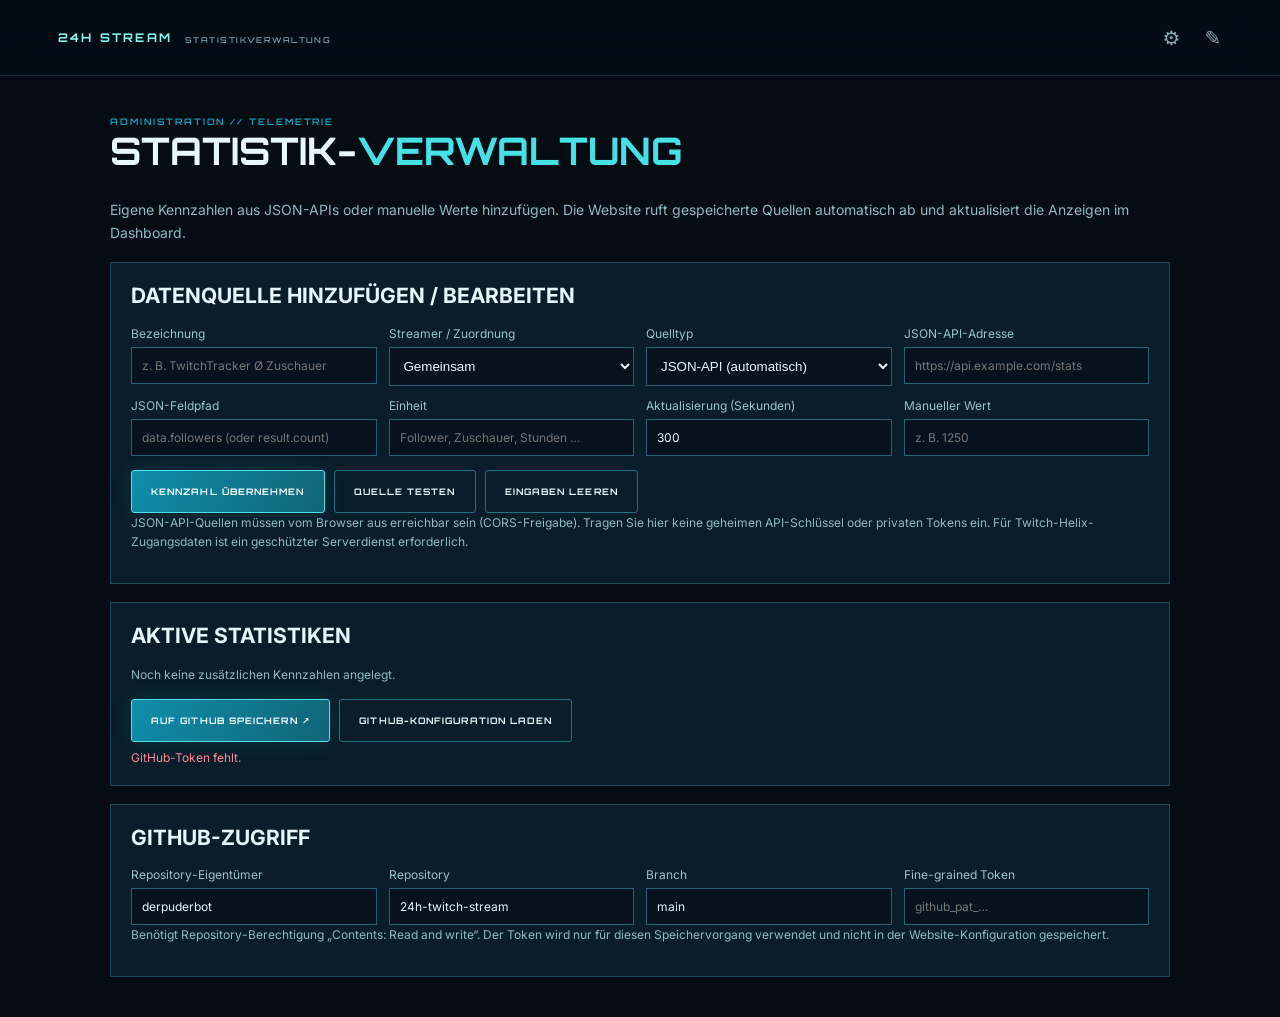
<file: stats-manager.html>
<!doctype html>
<html lang="de"><head><meta charset="utf-8"><meta name="viewport" content="width=device-width,initial-scale=1"><meta name="theme-color" content="#06111b"><title>Statistikverwaltung | 24H Stream</title><link rel="preconnect" href="https://fonts.googleapis.com"><link href="https://fonts.googleapis.com/css2?family=Orbitron:wght@400;500;600;700&family=Inter:wght@400;500;600;700&display=swap" rel="stylesheet"><link rel="stylesheet" href="css/site.css"><style>
body{background:#050c14;color:#e7f7fb}.manager{max-width:1100px;margin:40px auto;padding:0 20px}.manager h1{font:700 clamp(24px,4vw,38px) Orbitron,sans-serif}.manager h1 em{color:#46e1e7;font-style:normal}.intro{color:#91b9c3;line-height:1.6}.panel{background:#091d2a;border:1px solid #214655;padding:20px;margin:18px 0}.grid{display:grid;grid-template-columns:repeat(auto-fit,minmax(210px,1fr));gap:12px}.field{display:block;color:#9bc3cc;font-size:12px}.field input,.field select{display:block;width:100%;margin-top:6px;padding:10px;background:#06131e;border:1px solid #286073;color:#e7f7fb}.actions{display:flex;gap:9px;flex-wrap:wrap;margin-top:14px}.metric{border:1px solid #214655;padding:14px;margin:12px 0;background:#071722}.metric h3{margin:0 0 10px;color:#46e1e7;font:600 13px Orbitron}.status{font-size:12px;color:#9bc3cc;margin-top:8px}.hint{font-size:12px;color:#91b9c3;line-height:1.6}.danger{border-color:#85404d}.btn{cursor:pointer}
</style></head><body><header class="topbar"><a class="brand" href="index.html"><strong>24H STREAM</strong><small>STATISTIKVERWALTUNG</small></a><div class="top-status"><a class="config-link" href="config.html">⚙</a><a class="config-link" href="designer.html">✎</a></div></header>
<main class="manager"><div class="eyebrow">ADMINISTRATION // TELEMETRIE</div><h1>STATISTIK-<em>VERWALTUNG</em></h1><p class="intro">Eigene Kennzahlen aus JSON-APIs oder manuelle Werte hinzufügen. Die Website ruft gespeicherte Quellen automatisch ab und aktualisiert die Anzeigen im Dashboard.</p>
<section class="panel"><h2>DATENQUELLE HINZUFÜGEN / BEARBEITEN</h2><div class="grid">
<label class="field">Bezeichnung<input id="label" placeholder="z. B. TwitchTracker Ø Zuschauer"></label>
<label class="field">Streamer / Zuordnung<select id="channel"><option value="all">Gemeinsam</option><option value="kevone2107">KevOne2107</option><option value="sgt_buddie">Sgt_Buddie</option></select></label>
<label class="field">Quelltyp<select id="type"><option value="json">JSON-API (automatisch)</option><option value="manual">Manueller Wert</option></select></label>
<label class="field">JSON-API-Adresse<input id="url" type="url" placeholder="https://api.example.com/stats"></label>
<label class="field">JSON-Feldpfad<input id="path" placeholder="data.followers (oder result.count)"></label>
<label class="field">Einheit<input id="unit" placeholder="Follower, Zuschauer, Stunden …"></label>
<label class="field">Aktualisierung (Sekunden)<input id="interval" type="number" min="30" max="86400" value="300"></label>
<label class="field">Manueller Wert<input id="value" type="text" placeholder="z. B. 1250"></label>
</div><div class="actions"><button class="button button-primary" id="add">KENNZAHL ÜBERNEHMEN</button><button class="button button-ghost" id="test">QUELLE TESTEN</button><button class="button button-ghost" id="reset">EINGABEN LEEREN</button></div><p class="hint">JSON-API-Quellen müssen vom Browser aus erreichbar sein (CORS-Freigabe). Tragen Sie hier keine geheimen API-Schlüssel oder privaten Tokens ein. Für Twitch-Helix-Zugangsdaten ist ein geschützter Serverdienst erforderlich.</p><div id="formstatus" class="status"></div></section>
<section class="panel"><h2>AKTIVE STATISTIKEN</h2><div id="items"><p class="hint">Noch keine zusätzlichen Kennzahlen angelegt.</p></div><div class="actions"><button class="button button-primary" id="save">AUF GITHUB SPEICHERN ↗</button><button class="button button-ghost" id="load">GITHUB-KONFIGURATION LADEN</button></div><div id="status" class="status">Konfiguration noch nicht geladen.</div></section>
<section class="panel"><h2>GITHUB-ZUGRIFF</h2><div class="grid"><label class="field">Repository-Eigentümer<input id="owner" value="derpuderbot"></label><label class="field">Repository<input id="repo" value="24h-twitch-stream"></label><label class="field">Branch<input id="branch" value="main"></label><label class="field">Fine-grained Token<input id="token" type="password" placeholder="github_pat_…"></label></div><p class="hint">Benötigt Repository-Berechtigung „Contents: Read and write“. Der Token wird nur für diesen Speichervorgang verwendet und nicht in der Website-Konfiguration gespeichert.</p></section>
</main><script src="js/stats-manager.js"></script></body></html>
</file>
<file: css/site.css>
:root{--bg:#050c14;--bg2:#081522;--panel:#0a1b29;--panel2:#0c2232;--line:rgba(57,204,222,.2);--line-strong:rgba(57,204,222,.48);--accent:#46e1e7;--accent2:#14a9c4;--accent3:#8af7ef;--text:#e7f7fb;--muted:#82a6b2;--danger:#ff6379;--warning:#f3bd62;--heading:'Orbitron',ui-sans-serif,system-ui,sans-serif;--body:'Inter',ui-sans-serif,system-ui,sans-serif;--glow:0 0 24px rgba(70,225,231,.16);--border:1px;--radius:8px;--content:1600px;--base:14px;font-family:var(--body);font-size:var(--base);color:var(--text);background:var(--bg);font-synthesis:none}*{box-sizing:border-box}html{scroll-behavior:smooth;scroll-padding-top:80px}body{margin:0;min-width:320px;background:radial-gradient(ellipse at 52% -10%,rgba(9,87,114,.22),transparent 45%),linear-gradient(130deg,#050c14 0%,#071521 52%,#050e18 100%);color:var(--text);font-family:var(--body);overflow-x:hidden}body::before{content:"";position:fixed;inset:0;pointer-events:none;z-index:-1;background-image:linear-gradient(rgba(78,191,208,.025) 1px,transparent 1px),linear-gradient(90deg,rgba(78,191,208,.025) 1px,transparent 1px);background-size:42px 42px;mask-image:linear-gradient(to bottom,black,transparent 80%)}a{color:inherit;text-decoration:none}button,input{font:inherit}.scanlines{position:fixed;inset:0;pointer-events:none;z-index:10;opacity:.09;background:repeating-linear-gradient(to bottom,transparent 0 3px,rgba(110,218,227,.12) 4px)}.topbar{height:76px;display:flex;align-items:center;justify-content:space-between;padding:0 clamp(20px,4.5vw,76px);border-bottom:1px solid var(--line);background:rgba(4,12,20,.85);backdrop-filter:blur(18px);position:sticky;top:0;z-index:20}.brand{display:flex;align-items:center;gap:13px;letter-spacing:.16em}.brand strong{display:block;font:700 12px var(--heading);color:var(--accent3)}.brand small{display:block;margin-top:5px;font:500 8px var(--heading);letter-spacing:.18em;color:var(--muted)}.brand-mark{position:relative;width:27px;height:27px;display:inline-flex;align-items:center;justify-content:center;gap:3px;border:1px solid var(--accent2);transform:rotate(45deg);box-shadow:0 0 13px #1aa4bd55}.brand-mark span{width:3px;height:12px;background:var(--accent);display:block;box-shadow:0 0 7px var(--accent)}.brand-mark span:nth-child(2){height:18px}.main-nav{display:flex;gap:30px;color:#9ab7c0;font:600 9px var(--heading);letter-spacing:.1em}.main-nav a{transition:color .2s}.main-nav a:hover,.config-link:hover{color:var(--accent)}.top-status{display:flex;align-items:center;gap:9px;color:var(--muted);font:600 9px var(--heading);letter-spacing:.12em}.status-dot,.mini-led{width:7px;height:7px;border-radius:50%;display:inline-block;background:var(--warning);box-shadow:0 0 10px currentColor}.status-dot.online,.mini-led.online{background:#4ee6af;color:#4ee6af}.status-dot.error{background:var(--danger);color:var(--danger)}.config-link{font-size:20px;color:#8babb5;margin-left:14px}.page-shell{width:min(var(--content),calc(100% - clamp(36px,8vw,144px)));margin:0 auto}.section{position:relative;margin:0 0 72px;min-width:0}.hero-section{min-height:555px;display:grid;grid-template-columns:1.1fr .9fr;align-items:center;gap:5%;padding:62px 0 78px;border-bottom:1px solid var(--line)}.eyebrow{font:600 9px var(--heading);letter-spacing:.22em;color:var(--accent2);display:flex;align-items:center;gap:10px}.eyebrow-line{display:inline-block;width:28px;height:1px;background:var(--accent);box-shadow:0 0 8px var(--accent)}h1,h2,h3,p{margin-top:0}.hero-copy h1{font:700 clamp(34px,4.2vw,64px)/1.2 var(--heading);letter-spacing:-.045em;margin:22px 0 18px;text-shadow:0 0 30px #21b6ca16}.hero-copy h1 em,h2 em{font-style:normal;color:var(--accent);text-shadow:0 0 20px #36ccda26}.hero-subtitle{max-width:590px;font-size:15px;line-height:1.8;color:#9ab6c0}.hero-actions{display:flex;gap:12px;flex-wrap:wrap;margin:30px 0 29px}.button{display:inline-flex;align-items:center;justify-content:center;gap:10px;min-height:43px;padding:0 19px;border:1px solid var(--line-strong);font:700 9px var(--heading);letter-spacing:.12em;cursor:pointer;transition:.2s;background:transparent;color:var(--text);border-radius:3px}.button-primary{background:linear-gradient(115deg,#0f8eaa,#116477);border-color:#51e1e8;color:#f2ffff;box-shadow:0 0 22px #18a6ba2b}.button-primary:hover{transform:translateY(-2px);box-shadow:0 0 28px #18a6ba5c}.button-ghost:hover{border-color:var(--accent);color:var(--accent);background:#0c2630}.button-small{min-height:34px;padding:0 13px;font-size:8px}.button-pulse{width:7px;height:7px;border-radius:50%;background:#dbffff;box-shadow:0 0 9px white}.hero-meta{display:flex;align-items:center;gap:15px;color:#6c909d;font:500 8px var(--heading);letter-spacing:.1em}.hero-meta>span:first-child{display:flex;align-items:center;gap:8px}.meta-separator{height:12px;width:1px;background:var(--line-strong)}.reactor-panel{min-height:445px;padding:19px 24px 17px;position:relative;border:var(--border) solid var(--line-strong);background:linear-gradient(145deg,rgba(14,43,59,.73),rgba(4,15,26,.82));box-shadow:var(--glow),inset 0 0 35px #1bb2c51a;display:flex;flex-direction:column;align-items:center;justify-content:space-between;overflow:hidden}.reactor-panel::before{content:"";position:absolute;inset:10px;border:1px solid #4bd4df18;pointer-events:none}.reactor-corner{position:absolute;width:14px;height:14px;border-color:var(--accent);border-style:solid;opacity:.8}.corner-tl{top:-1px;left:-1px;border-width:2px 0 0 2px}.corner-tr{top:-1px;right:-1px;border-width:2px 2px 0 0}.corner-bl{bottom:-1px;left:-1px;border-width:0 0 2px 2px}.corner-br{bottom:-1px;right:-1px;border-width:0 2px 2px 0}.reactor-readout{width:100%;display:flex;justify-content:space-between;gap:10px;font:500 8px var(--heading);letter-spacing:.12em;color:#70a0ac;z-index:1}.readout-bottom{align-items:center;border-top:1px solid var(--line);padding-top:12px}.reactor-live{color:#54ddb0}.reactor-live i{display:inline-block;width:5px;height:5px;border-radius:50%;background:#54ddb0;margin-right:5px;box-shadow:0 0 8px #54ddb0}.reactor{width:182px;height:182px;position:relative;display:grid;place-items:center;filter:drop-shadow(0 0 15px #1fc6dd50);margin:5px 0}.reactor-ring{position:absolute;border:1px solid rgba(80,225,235,.5);border-radius:50%;inset:0}.ring-outer{border-style:dashed;animation:spin 38s linear infinite}.ring-mid{inset:13px;border-width:3px;border-top-color:transparent;border-bottom-color:transparent;animation:spin 12s linear infinite reverse}.ring-inner{inset:31px;border:2px solid #47d8e0;box-shadow:inset 0 0 14px #1ab4cb65,0 0 16px #1ab4cb85}.reactor-spokes{position:absolute;inset:22px;border-radius:50%;background:repeating-conic-gradient(from 0deg,transparent 0deg 27deg,#5fe9ee 28deg 30deg,transparent 31deg 45deg);mask:radial-gradient(circle,transparent 48%,black 50%,black 55%,transparent 58%);opacity:.75;animation:spin 26s linear infinite}.reactor-core{width:54px;height:54px;border-radius:50%;background:radial-gradient(circle,#c9ffff 0%,#51e3eb 15%,#0e7897 47%,#063144 72%);box-shadow:0 0 16px #64faff,0 0 46px #20c6e4;display:flex;align-items:center;justify-content:center;color:#edffff;font:700 20px var(--heading);z-index:2}.reactor-core small{font-size:8px;margin:9px 0 0 2px}.reactor-orbit{position:absolute;border:1px solid #66edf0;border-radius:50%;width:210px;height:54px;transform:rotate(35deg);opacity:.4}.orbit-b{transform:rotate(-35deg);width:213px;height:63px;opacity:.28}.countdown-block{width:100%;text-align:center}.countdown-label{color:var(--accent);font:600 8px var(--heading);letter-spacing:.2em}.countdown{display:flex;justify-content:center;align-items:center;gap:9px;margin-top:12px}.countdown div{min-width:40px}.countdown strong{display:block;font:600 23px var(--heading);color:#e5ffff}.countdown small{display:block;font:500 7px var(--heading);letter-spacing:.1em;color:#6e9aa7;margin-top:3px}.countdown>b{font:400 18px var(--heading);color:var(--accent2);margin-top:-11px}.event-progress{width:100%;margin-top:7px}.progress-head,.progress-foot{display:flex;justify-content:space-between;font:500 7px var(--heading);letter-spacing:.1em;color:#7c9faa}.progress-head strong{color:var(--accent)}.progress-track{height:4px;background:#153343;margin:8px 0;overflow:hidden}.progress-track span{display:block;height:100%;width:0;background:linear-gradient(90deg,#087a9c,#58f2e9);box-shadow:0 0 10px #4de1e7;transition:width .5s}.progress-foot{font-size:6px}.section-heading{display:flex;justify-content:space-between;align-items:end;margin-bottom:22px}.section-heading h2{font:600 clamp(19px,2vw,27px) var(--heading);letter-spacing:-.02em;margin:10px 0 0}.section-index{font:500 8px var(--heading);letter-spacing:.15em;color:#527985}.streamer-grid{display:grid;grid-template-columns:repeat(2,minmax(0,1fr));gap:18px}.streamer-card,.panel-card,.player-card{background:linear-gradient(145deg,rgba(11,31,45,.94),rgba(6,17,28,.96));border:var(--border) solid var(--line);box-shadow:inset 0 0 24px rgba(22,130,148,.045);min-width:0;position:relative}.streamer-card{padding:20px 22px 16px}.streamer-card::after,.panel-card::after{content:"";position:absolute;top:-1px;left:18px;width:48px;height:2px;background:var(--accent2);box-shadow:0 0 12px var(--accent2)}.streamer-top{display:flex;align-items:center;justify-content:space-between}.streamer-code{font:500 8px var(--heading);letter-spacing:.16em;color:#5c8996}.live-pill{font:600 8px var(--heading);letter-spacing:.1em;color:#9db5bc;display:flex;align-items:center;gap:7px}.live-pill i{width:6px;height:6px;border-radius:50%;background:#718a91}.live-pill.live{color:#5be3ad}.live-pill.live i{background:#4ee6af;box-shadow:0 0 10px #4ee6af}.streamer-main{display:flex;gap:18px;align-items:center;margin:24px 0}.avatar-wrap{width:76px;height:76px;flex:0 0 76px;border:1px solid var(--line-strong);display:grid;place-items:center;position:relative;background:radial-gradient(circle,#16485b,#0a1d2a 70%);color:var(--accent);font:700 25px var(--heading);box-shadow:0 0 16px #1aa8bb21}.avatar-wrap img{width:100%;height:100%;object-fit:cover;position:absolute;inset:0}.avatar-orbit{position:absolute;inset:-5px;border:1px dashed #4bdce54d;border-radius:50%;pointer-events:none}.streamer-ident{min-width:0}.streamer-ident h3{font:600 17px var(--heading);margin:0 0 5px}.streamer-ident>a{font:600 9px var(--heading);letter-spacing:.1em;color:var(--accent2)}.streamer-ident p{font-size:11px;line-height:1.55;color:#8eabb4;margin:9px 0 0}.streamer-metrics{display:grid;grid-template-columns:1fr 1fr 1.3fr;border-top:1px solid var(--line);border-bottom:1px solid var(--line);padding:13px 0;gap:9px}.streamer-metrics>div{min-width:0}.streamer-metrics small{display:block;font:500 7px var(--heading);color:#6d919d;letter-spacing:.1em;margin-bottom:6px}.streamer-metrics strong{font:600 14px var(--heading);color:#dbfbff;display:block;overflow:hidden;text-overflow:ellipsis;white-space:nowrap}.stream-title{font-size:10px;color:#a2bdc4;line-height:1.5;margin:13px 0 15px;min-height:16px}.streamer-footer{display:flex;justify-content:space-between;gap:8px;font:500 7px var(--heading);letter-spacing:.08em;color:#527b86}.streamer-footer a{color:var(--accent2)}.player-section{margin-bottom:78px}.player-toolbar{display:flex;align-items:center;gap:18px;justify-content:space-between;margin-bottom:12px;flex-wrap:wrap}.view-switch{display:flex;gap:4px;background:#071722;border:1px solid var(--line);padding:3px}.view-btn{background:transparent;border:0;color:#7699a3;padding:8px 12px;font:600 8px var(--heading);letter-spacing:.08em;cursor:pointer}.view-btn.active{background:#0d4050;color:#c9fdff;box-shadow:inset 0 0 10px #28b1c22b}.chat-switch{display:flex;align-items:center;gap:8px;color:#89aab4;font:600 8px var(--heading);letter-spacing:.08em;cursor:pointer}.chat-switch input{position:absolute;opacity:0}.toggle-ui{width:27px;height:14px;background:#193846;border:1px solid #2b5966;border-radius:20px;position:relative}.toggle-ui::after{content:"";position:absolute;width:8px;height:8px;top:2px;left:2px;border-radius:50%;background:#78949b;transition:.2s}.chat-switch input:checked+.toggle-ui{background:#0b7283;border-color:#3bd6df}.chat-switch input:checked+.toggle-ui::after{left:15px;background:#c2ffff;box-shadow:0 0 8px #a2ffff}.player-hint{font:500 7px var(--heading);color:#5e8490;letter-spacing:.1em;margin-left:auto}.stream-players{display:grid;grid-template-columns:repeat(2,minmax(0,1fr));gap:14px}.stream-players.single{grid-template-columns:1fr}.player-card{padding:10px}.player-card-head{display:flex;align-items:center;justify-content:space-between;padding:2px 4px 10px;font:600 8px var(--heading);letter-spacing:.1em}.player-card-head>span{display:flex;align-items:center;gap:8px}.player-card-head a{color:var(--accent2);font-size:7px}.video-frame{position:relative;width:100%;aspect-ratio:16/9;background:#02070b;overflow:hidden;border:1px solid #174151}.video-frame iframe{width:100%;height:100%;border:0;display:block;position:relative;z-index:1}.player-placeholder{position:absolute;inset:0;display:flex;flex-direction:column;align-items:center;justify-content:center;gap:7px;color:#6d9aa6;font:600 9px var(--heading);letter-spacing:.12em;text-align:center;padding:20px}.player-placeholder small{font:400 10px var(--body);letter-spacing:0;color:#537781}.chat-inline{display:none;height:280px;margin-top:9px;border:1px solid var(--line)}.chat-inline iframe{width:100%;height:100%;border:0}.chat-dock{margin-top:14px;border:1px solid var(--line);background:#071621;padding:12px}.chat-dock-head{display:flex;justify-content:space-between;font:600 8px var(--heading);letter-spacing:.13em;color:#83aab4;margin:0 2px 10px}.chat-grid{display:grid;grid-template-columns:repeat(2,minmax(0,1fr));gap:12px}.chat-card{border:1px solid var(--line);background:#07121c}.chat-card>div{padding:8px 10px;display:flex;justify-content:space-between;font:600 8px var(--heading);letter-spacing:.1em;color:#8dbac5}.chat-card>div span{color:#4e8290}.chat-card iframe{width:100%;height:var(--chat-height,260px);border:0;display:block}.stream-players.chat-side .player-card{display:grid;grid-template-columns:minmax(0,1fr) minmax(230px,34%);grid-template-rows:auto 1fr;gap:0 10px}.stream-players.chat-side .player-card-head{grid-column:1/-1}.stream-players.chat-side .video-frame{grid-column:1;align-self:start}.stream-players.chat-side .chat-inline{display:block;grid-column:2;grid-row:2;height:var(--chat-height,280px);min-height:250px;margin:0}.stream-players.chat-side .chat-inline iframe{width:100%;height:100%;min-height:250px}.stream-players.chat-side+.chat-dock{display:none}.dashboard-grid{display:grid;grid-template-columns:1fr 1.65fr;gap:14px}.panel-card{padding:18px 19px}.panel-title{display:flex;justify-content:space-between;align-items:center;font:600 8px var(--heading);letter-spacing:.15em;color:#8bb1bb;margin-bottom:18px}.panel-symbol{color:var(--accent);font-size:16px}.big-metric{font:600 clamp(30px,3vw,45px) var(--heading);color:#e4ffff;letter-spacing:-.06em;text-shadow:0 0 25px #4de2e52d}.metric-caption{font:500 7px var(--heading);letter-spacing:.12em;color:#7097a2;margin:3px 0 19px}.split-metrics{display:flex;justify-content:space-between;border-top:1px solid var(--line);padding-top:13px}.split-metrics div{display:flex;flex-direction:column;gap:6px}.split-metrics span{font:500 7px var(--heading);letter-spacing:.08em;color:#628994}.split-metrics b{font:600 15px var(--heading)}.micro-bars{display:flex;height:4px;background:#173746;margin-top:12px;gap:2px}.micro-bars span{background:linear-gradient(90deg,#0b7d98,#5de7e6);width:50%;transition:width .3s}.chart-panel{min-height:218px}.chart-legend{display:flex;align-items:center;gap:5px;font:500 7px var(--heading);letter-spacing:.05em;color:#7696a0}.chart-legend i{width:6px;height:6px;border-radius:50%;background:#53e5e7;margin-left:8px}.chart-legend i:nth-of-type(2){background:#ad83ff}.chart-wrap{height:143px;overflow:hidden}.chart-wrap svg{width:100%;height:100%;overflow:visible}.chart-empty{fill:#547d88;font:11px var(--body)}.chart-grid-line{stroke:#24505d;stroke-width:1;stroke-dasharray:3 5}.chart-line-a{fill:none;stroke:#53e5e7;stroke-width:2.5;filter:drop-shadow(0 0 4px #53e5e7)}.chart-line-b{fill:none;stroke:#ad83ff;stroke-width:2.5;filter:drop-shadow(0 0 4px #ad83ff)}.chart-foot{display:flex;justify-content:space-between;font:500 7px var(--heading);letter-spacing:.08em;color:#5f8490;margin-top:6px}.comparison-panel{grid-column:1}.compare-row{display:grid;grid-template-columns:1fr 38px minmax(40px,1fr) 38px;align-items:center;gap:8px;margin:16px 0 5px}.compare-row>span{grid-column:1/-1;font:500 7px var(--heading);letter-spacing:.08em;color:#6d939e}.compare-row>b{font:600 11px var(--heading);color:#dcfbff}.compare-track{height:5px;background:#183847;grid-column:1/-1;position:relative}.compare-track i{position:absolute;inset:0 auto 0 0;width:50%;background:linear-gradient(90deg,#0c829a,#51e2e6);box-shadow:0 0 8px #38d5dd77}.compare-labels{display:flex;justify-content:space-between;font:500 6px var(--heading);color:#587c86}.compare-foot{font-size:8px;color:#648d99;margin-top:15px}.milestone-panel{grid-column:2;grid-row:2}.milestone-list{display:grid;grid-template-columns:repeat(2,minmax(0,1fr));gap:8px}.milestone-item{border:1px solid var(--line);padding:10px;display:flex;gap:8px;align-items:center}.milestone-item i{width:6px;height:6px;border-radius:50%;background:var(--accent2);box-shadow:0 0 7px var(--accent2);flex:0 0 auto}.milestone-item.done i{background:#50e5ab;box-shadow:0 0 7px #50e5ab}.milestone-item span{font:500 8px var(--heading);color:#98b6bf}.milestone-item b{display:block;color:#d8fbff;font-size:10px;margin-top:3px}.source-note{display:flex;align-items:center;gap:9px;border:1px solid var(--line);padding:11px 13px;margin-top:14px;font:500 7px var(--heading);letter-spacing:.08em;color:#6e95a0}.source-note .mini-led{background:var(--accent2);color:var(--accent2)}.source-time{margin-left:auto;color:#4d7884}.program-grid{display:grid;grid-template-columns:1.2fr .8fr .9fr;gap:14px}.schedule-list{display:flex;flex-direction:column;gap:0}.schedule-item{display:grid;grid-template-columns:62px 12px minmax(0,1fr);gap:10px;position:relative;padding:0 0 17px}.schedule-item:not(:last-child)::after{content:"";position:absolute;left:76px;top:13px;bottom:0;width:1px;background:var(--line)}.schedule-time{font:600 10px var(--heading);color:var(--accent)}.schedule-pin{width:7px;height:7px;border:1px solid var(--accent);background:#0e5261;border-radius:50%;z-index:1;margin-top:3px;box-shadow:0 0 7px #36d4e2}.schedule-item strong{font:600 9px var(--heading);display:block;color:#d3f2f6;margin-bottom:5px}.schedule-item p{font-size:9px;line-height:1.5;color:#769aa5;margin:0}.tag-list{display:flex;flex-wrap:wrap;gap:7px}.game-tag{border:1px solid var(--line-strong);padding:7px 9px;color:#a7d3dc;font:600 8px var(--heading);letter-spacing:.04em;background:#0b2633}.panel-subtitle{font:600 8px var(--heading);letter-spacing:.12em;color:var(--accent2);margin:22px 0 10px}.challenge-list{display:flex;flex-direction:column;gap:9px}.challenge-item{display:flex;gap:9px;align-items:flex-start;font-size:9px;line-height:1.5;color:#9bb7bf}.challenge-item i{width:14px;height:14px;flex:0 0 14px;border:1px solid #1e7687;color:var(--accent);font-style:normal;text-align:center;font-size:9px}.event-milestone-list{display:flex;flex-direction:column;gap:10px}.event-point{display:flex;align-items:center;gap:10px;padding:9px;border-bottom:1px solid var(--line)}.event-point time{font:600 11px var(--heading);color:var(--accent);min-width:48px}.event-point div{font-size:9px;color:#a6c4cb}.event-point small{display:block;font-size:7px;color:#5b8995;margin-top:3px}.clips-toolbar{display:flex;justify-content:space-between;align-items:center;margin-bottom:16px;gap:12px}.clips-toolbar p{color:#7699a3;font-size:10px;margin:0}.clips-grid{display:grid;grid-template-columns:repeat(3,minmax(0,1fr));gap:14px}.clip-card{border:1px solid var(--line);background:#081926;overflow:hidden;min-width:0}.clip-thumb{aspect-ratio:16/9;position:relative;background:linear-gradient(145deg,#102c3d,#07121d);overflow:hidden}.clip-thumb img{width:100%;height:100%;object-fit:cover;display:block}.clip-thumb span{position:absolute;left:10px;bottom:9px;background:#04111cdd;padding:5px 7px;color:var(--accent);font:600 7px var(--heading);letter-spacing:.08em}.clip-info{padding:11px 12px}.clip-info strong{font:600 9px var(--heading);line-height:1.5;display:block;min-height:28px}.clip-meta{display:flex;justify-content:space-between;color:#638994;font:500 7px var(--heading);margin-top:9px}.clip-info a{display:inline-block;color:var(--accent2);font:600 8px var(--heading);margin-top:10px}.community-grid{display:grid;grid-template-columns:repeat(4,minmax(0,1fr));gap:10px}.community-link{display:flex;align-items:center;gap:11px;border:1px solid var(--line);padding:13px;background:rgba(8,25,37,.82);transition:.2s}.community-link:hover{border-color:var(--line-strong);background:#0b2635}.community-icon{width:29px;height:29px;display:grid;place-items:center;border:1px solid var(--line-strong);color:var(--accent);font:600 12px var(--heading)}.community-link strong{display:block;font:600 8px var(--heading);letter-spacing:.06em}.community-link small{display:block;margin-top:4px;font-size:8px;color:#628b97}.source-register{margin-top:26px;border-top:1px solid var(--line);padding-top:16px}.source-register-title{font:600 8px var(--heading);letter-spacing:.16em;color:#7299a4;margin-bottom:12px}.source-register-list{display:flex;gap:10px 18px;flex-wrap:wrap}.source-register-list a,.source-register-list span{font:500 8px var(--body);color:#648a95}.source-register-list a:hover{color:var(--accent)}.empty-note{font-size:9px;color:#618995;line-height:1.6}.site-footer{min-height:82px;border-top:1px solid var(--line);padding:18px clamp(20px,4.5vw,76px);display:flex;align-items:center;justify-content:space-between;gap:18px;background:#040b12}.footer-brand{display:flex;align-items:center;gap:11px;font:600 8px var(--heading);letter-spacing:.1em;color:var(--accent)}.footer-brand .brand-mark{width:19px;height:19px}.footer-brand .brand-mark span{height:8px;width:2px}.footer-brand .brand-mark span:nth-child(2){height:12px}.site-footer p{color:#5f8490;font-size:9px;margin:0}.footer-right{display:flex;gap:17px;align-items:center;font:500 7px var(--heading);letter-spacing:.08em;color:#547d89}.footer-right a{color:var(--accent2)}.toast-region{position:fixed;right:20px;bottom:20px;z-index:40;display:flex;flex-direction:column;gap:8px}.toast{padding:12px 15px;background:#0b2b38;border:1px solid var(--line-strong);box-shadow:var(--glow);font-size:11px;color:#d8fbff;max-width:340px}.toast.error{border-color:#ff6379;color:#ffc3cb}.obs-mode{background:transparent!important;background-image:none!important}.obs-mode::before,.obs-mode .scanlines{display:none!important}.obs-mode .topbar,.obs-mode .site-footer{display:none!important}.obs-mode .page-shell{width:100%;max-width:none;margin:0;padding:0}.obs-mode .section{margin:0}.obs-mode .section-heading,.obs-mode .hero-copy,.obs-mode .streamer-section,.obs-mode .dashboard-section,.obs-mode .program-section,.obs-mode .clips-section,.obs-mode .links-section{display:none!important}.obs-mode:not(.obs-hero-mode) .hero-section{display:none!important}.obs-mode .player-section{padding:0}.obs-mode .player-toolbar,.obs-mode .player-card-head,.obs-mode .chat-dock-head{display:none!important}.obs-mode .player-card,.obs-mode .chat-dock{background:transparent;border:0;padding:0}.obs-mode .stream-players{gap:5px}.obs-mode .video-frame{border:0}.obs-mode .chat-dock{margin:0}.obs-mode .chat-card>div{display:none}.obs-mode .chat-card iframe{height:100vh}.obs-mode .chat-inline{margin:0;border:0}.obs-mode .stream-players.chat-side .player-card{grid-template-columns:minmax(0,1fr) 34%;gap:5px}.obs-mode .stream-players.chat-side .chat-inline iframe{min-height:100vh}.obs-mode .chat-dock iframe{height:100vh}.obs-mode .player-placeholder{display:none!important}.obs-mode .video-frame iframe{z-index:2}.obs-mode .stream-players.single{grid-template-columns:1fr}.obs-mode.widget-mode .stream-players{display:grid}.obs-mode.widget-mode .chat-dock{display:block}.obs-mode.widget-mode .player-section{display:block!important}.obs-mode.widget-mode .player-section[data-widget-hidden="1"]{display:none!important}
@keyframes spin{to{transform:rotate(360deg)}}@media(max-width:1100px){.page-shell{width:calc(100% - 56px)}.hero-section{gap:3%;grid-template-columns:1fr .9fr}.reactor-panel{min-height:420px;padding:18px}.dashboard-grid{grid-template-columns:1fr 1.4fr}.program-grid{grid-template-columns:1fr 1fr}.event-milestones-panel{grid-column:1/-1}.clips-grid{grid-template-columns:repeat(2,minmax(0,1fr))}.community-grid{grid-template-columns:repeat(2,minmax(0,1fr))}.main-nav{gap:18px}}
@media(max-width:760px){.topbar{height:64px;padding:0 18px}.main-nav{display:none}.top-status{font-size:7px}.page-shell{width:calc(100% - 34px)}.section{margin-bottom:54px}.hero-section{grid-template-columns:1fr;padding:48px 0 42px;gap:30px}.hero-copy h1{font-size:clamp(34px,8.5vw,50px)}.hero-subtitle{font-size:13px}.reactor-panel{min-height:405px;max-width:540px;width:100%;justify-self:center}.streamer-grid{grid-template-columns:1fr}.section-heading h2{font-size:20px}.section-index{font-size:6px}.stream-players{grid-template-columns:1fr}.stream-players.chat-side .player-card{display:block}.stream-players.chat-side .chat-inline{height:260px;margin-top:9px}.stream-players.chat-side .chat-inline iframe{min-height:0}.stream-players.chat-side+.chat-dock{display:none}.chat-grid{grid-template-columns:1fr}.chat-card iframe{height:260px}.dashboard-grid{grid-template-columns:1fr}.comparison-panel,.milestone-panel{grid-column:auto;grid-row:auto}.program-grid{grid-template-columns:1fr}.event-milestones-panel{grid-column:auto}.clips-grid{grid-template-columns:1fr 1fr}.community-grid{grid-template-columns:1fr 1fr}.player-toolbar{gap:10px}.view-switch{width:100%;justify-content:space-between}.view-btn{padding:8px 7px;font-size:7px}.player-hint{display:none}.site-footer{flex-wrap:wrap;padding:18px}.footer-right{margin-left:auto}.obs-mode .stream-players.chat-side .player-card{display:grid;grid-template-columns:minmax(0,1fr) 35%;grid-template-rows:auto 1fr}.obs-mode .stream-players.chat-side .chat-inline{display:block;grid-column:2;grid-row:2;height:auto}}
@media(max-width:440px){.page-shell{width:calc(100% - 26px)}.brand strong{font-size:10px}.brand small{font-size:7px}.config-link{margin-left:5px}.hero-meta{font-size:6px;gap:9px}.reactor-panel{padding:15px}.reactor{transform:scale(.88);margin:-3px 0}.countdown{gap:5px}.countdown strong{font-size:18px}.countdown div{min-width:32px}.streamer-card{padding:17px}.streamer-main{gap:13px}.avatar-wrap{width:62px;height:62px;flex-basis:62px}.streamer-ident h3{font-size:14px}.streamer-metrics{grid-template-columns:1fr 1fr 1fr}.streamer-metrics strong{font-size:11px}.streamer-footer{font-size:6px}.clips-grid,.community-grid{grid-template-columns:1fr}.clips-toolbar{align-items:flex-start;flex-direction:column}.chat-switch{margin-left:auto}.source-note{flex-wrap:wrap}.source-time{margin-left:0;width:100%}.milestone-list{grid-template-columns:1fr}.footer-right{margin:0;width:100%;justify-content:space-between}}
@media(prefers-reduced-motion:reduce){*,*::before,*::after{scroll-behavior:auto!important;animation-duration:.01ms!important;animation-iteration-count:1!important;transition-duration:.01ms!important}.scanlines{display:none}}
/* Konfigurierbare Section-Gridbreiten */
.page-shell{display:grid;grid-template-columns:repeat(6,minmax(0,1fr));column-gap:clamp(14px,2vw,28px);row-gap:0;align-items:start}
.section{width:100%;grid-column:1/-1}
.section[hidden]{display:none!important}
.no-animations *,.no-animations *::before,.no-animations *::after{animation:none!important;transition:none!important}
.chat-dock[hidden]{display:none!important}
@media(max-width:760px){.page-shell{display:block}.section{grid-column:1/-1!important}.section[hidden]{display:none!important}}
.tracking-panel{grid-column:1/-1}.tracking-rows{display:grid;grid-template-columns:repeat(2,minmax(0,1fr));gap:12px}.tracking-channel{border:1px solid var(--line);padding:12px;background:#071722}.tracking-channel h3{font:600 9px var(--heading);color:#d2f5f7;margin:0 0 10px}.tracking-stats{display:grid;grid-template-columns:repeat(3,minmax(0,1fr));gap:10px}.tracking-stats span{display:block;font:500 7px var(--heading);letter-spacing:.06em;color:#668d98;margin-bottom:5px}.tracking-stats b{font:600 12px var(--heading);color:#dffbff}.tracking-source{font:500 7px var(--heading);color:#5b8792;margin-top:10px}.tracking-footnote{font-size:8px;color:#557f8a;margin:12px 0 0}@media(max-width:760px){.tracking-rows{grid-template-columns:1fr}.tracking-stats{grid-template-columns:repeat(2,minmax(0,1fr))}}
</file>
<file: css/config.css>
.config-page{--content:1500px}.config-shell{width:min(1500px,calc(100% - clamp(30px,5vw,90px)));margin:0 auto 80px}.config-intro{display:flex;justify-content:space-between;align-items:center;padding:48px 0 28px;border-bottom:1px solid var(--line);gap:25px}.config-intro h1{font:700 clamp(25px,3vw,40px) var(--heading);margin:13px 0 10px;letter-spacing:-.04em}.config-intro h1 em,.io-head h2 em{font-style:normal;color:var(--accent)}.config-intro p{max-width:800px;color:#8caeb8;line-height:1.65;font-size:12px;margin:0}.config-intro code,.config-footnote code{color:#9cecf0;background:#0b2b39;padding:3px 5px;border:1px solid var(--line)}.config-version{width:104px;height:104px;border:1px solid var(--line-strong);display:flex;flex-direction:column;align-items:center;justify-content:center;background:radial-gradient(circle,#123c4a,#071724 70%);box-shadow:var(--glow);flex:0 0 auto}.config-version span,.config-version small{font:600 7px var(--heading);letter-spacing:.15em;color:#73a2ad}.config-version strong{font:700 24px var(--heading);color:var(--accent);margin:5px}.config-alert{margin:20px 0;padding:13px 15px;background:#102b35;border-left:2px solid var(--accent2);color:#9cbcc5;font-size:10px;line-height:1.6}.config-alert strong{color:#d7f8fa}.config-toolbar{display:flex;justify-content:space-between;align-items:center;gap:14px;padding:14px 0;border-bottom:1px solid var(--line)}.config-state{display:flex;gap:9px;align-items:center;font:500 8px var(--heading);letter-spacing:.1em;color:#83a8b2;white-space:nowrap}.config-state i{display:block;width:7px;height:7px;border-radius:50%;background:#50e2a9;box-shadow:0 0 8px #50e2a9}.config-state i.dirty{background:var(--warning);box-shadow:0 0 8px var(--warning)}.toolbar-actions{display:flex;flex-wrap:wrap;gap:7px}.toolbar-actions .button{font-size:7px;min-height:34px;padding:0 10px}.config-layout{display:grid;grid-template-columns:220px minmax(0,1fr);gap:18px;margin-top:22px}.config-sidebar{align-self:start;position:sticky;top:88px;border:1px solid var(--line);background:#071722;padding:15px}.sidebar-title{font:600 8px var(--heading);letter-spacing:.16em;color:#5f8d98;padding:3px 8px 12px;border-bottom:1px solid var(--line)}.config-sidebar nav{display:flex;flex-direction:column;gap:3px;margin-top:9px}.config-sidebar nav a{padding:10px 9px;color:#83a9b2;font:600 8px var(--heading);letter-spacing:.07em;border-left:2px solid transparent;transition:.2s}.config-sidebar nav a:hover,.config-sidebar nav a.active{background:#0c2b39;color:var(--accent);border-left-color:var(--accent)}.sidebar-note{display:flex;align-items:flex-start;gap:9px;border-top:1px solid var(--line);margin-top:20px;padding:15px 5px 4px;color:#648e99;font-size:8px;line-height:1.6}.sidebar-note .mini-led{margin-top:4px}.sidebar-note b{color:#a1c8d0}.config-editor{min-width:0}.config-group{background:linear-gradient(145deg,#0a1d2b,#071521);border:1px solid var(--line);margin-bottom:14px;padding:19px 20px;scroll-margin-top:90px;position:relative}.config-group::before{content:"";position:absolute;top:-1px;left:17px;width:44px;height:2px;background:var(--accent2);box-shadow:0 0 9px var(--accent2)}.group-head{display:flex;justify-content:space-between;align-items:flex-start;gap:12px;margin-bottom:15px;padding-bottom:12px;border-bottom:1px solid var(--line)}.group-head h2{font:600 12px var(--heading);letter-spacing:.12em;margin:0;color:#d2f5f7}.group-head p{font-size:9px;color:#678f9b;margin:6px 0 0;line-height:1.5}.group-tag{font:500 7px var(--heading);color:#4f8491;letter-spacing:.12em;white-space:nowrap}.field-grid{display:grid;grid-template-columns:repeat(2,minmax(0,1fr));gap:12px}.field-grid>.config-field:only-child{grid-column:1/-1}.config-field{min-width:0;border:1px solid rgba(59,149,165,.15);background:rgba(5,18,28,.42);padding:11px}.config-field.wide{grid-column:1/-1}.config-field label,.field-label{display:block;font:600 8px var(--heading);letter-spacing:.08em;color:#8db7c0;margin-bottom:7px}.field-path{font:500 7px var(--body);color:#527b86;margin-left:5px;letter-spacing:0}.config-field input[type=text],.config-field input[type=number],.config-field input[type=datetime-local],.config-field input[type=url],.config-field select,.config-field textarea,.github-fields input,.json-advanced textarea{width:100%;background:#06131e;border:1px solid #214655;color:#d9f5f7;padding:9px 10px;border-radius:2px;outline:none;font:10px var(--body)}.config-field input:focus,.config-field textarea:focus,.config-field select:focus,.github-fields input:focus,.json-advanced textarea:focus{border-color:var(--accent2);box-shadow:0 0 0 2px #16a9c422}.config-field input[type=color]{width:45px;height:34px;border:1px solid #285362;background:#06131e;padding:3px;vertical-align:middle}.config-field textarea{min-height:75px;resize:vertical;line-height:1.5}.config-field .field-hint{color:#527e89;font-size:8px;line-height:1.5;margin-top:6px}.boolean-field{display:flex;align-items:center;gap:10px;min-height:28px}.boolean-field input{accent-color:var(--accent2);width:16px;height:16px}.object-field{grid-column:1/-1;border:1px solid var(--line);padding:12px;background:#071722}.object-title{font:600 8px var(--heading);letter-spacing:.12em;color:var(--accent2);margin-bottom:10px}.object-field .field-grid{gap:9px}.io-panel{margin-top:30px}.io-head{display:flex;justify-content:space-between;align-items:end;margin-bottom:16px}.io-head h2{font:600 19px var(--heading);margin:9px 0 0}.io-grid{display:grid;grid-template-columns:.85fr 1.15fr;gap:15px}.io-card{border:1px solid var(--line);background:#081a27;padding:18px}.io-card h3{font:600 10px var(--heading);letter-spacing:.13em;color:#d2f5f7;margin:0 0 8px}.io-card p{color:#7299a4;font-size:9px;line-height:1.6;margin:0 0 13px}.io-buttons{display:flex;flex-wrap:wrap;gap:7px}.io-buttons .button{font-size:7px;min-height:34px}.file-button{position:relative;overflow:hidden}.file-button input{position:absolute;inset:0;opacity:0;cursor:pointer}.github-fields{display:grid;grid-template-columns:repeat(2,minmax(0,1fr));gap:10px}.github-fields label{font:600 7px var(--heading);color:#83aab4;letter-spacing:.07em;display:flex;flex-direction:column;gap:6px}.github-fields input{font:10px var(--body);font-weight:400;letter-spacing:0}.remember-token{display:flex;align-items:center;gap:8px;margin:12px 0;font-size:9px;color:#83aab4}.remember-token input{accent-color:var(--accent2)}.github-card>.button{min-height:40px}.github-help{margin:12px 0 0!important;font-size:8px!important}.github-help b{color:var(--accent)}.json-advanced{margin-top:18px;border:1px solid var(--line);background:#071722;padding:15px}.json-advanced summary{font:600 9px var(--heading);letter-spacing:.1em;color:#8db9c3;cursor:pointer}.json-advanced p{font-size:9px;color:#688d98;margin:13px 0}.json-advanced textarea{min-height:300px;font:10px/1.6 ui-monospace,SFMono-Regular,Consolas,monospace;white-space:pre;tab-size:2}.json-advanced>details>div{display:flex;gap:8px;margin-top:10px}.config-footnote{display:flex;flex-wrap:wrap;gap:10px 22px;border-top:1px solid var(--line);padding:16px 0;margin-top:23px;font:500 7px var(--heading);letter-spacing:.07em;color:#5c8490}.loading-card{border:1px solid var(--line);padding:25px;color:#779da8;font-size:10px}.invalid-field{border-color:var(--danger)!important}.field-error{color:#ff9cab;font-size:8px;margin-top:4px}.config-toast{padding:12px 15px;background:#0b2b38;border:1px solid var(--line-strong);box-shadow:var(--glow);font-size:10px;color:#d8fbff;max-width:390px}.config-toast.error{border-color:var(--danger);color:#ffc3cb}
@media(max-width:950px){.config-toolbar{align-items:flex-start;flex-direction:column}.config-layout{grid-template-columns:180px minmax(0,1fr)}.io-grid{grid-template-columns:1fr}.config-sidebar{top:76px}}
@media(max-width:680px){.config-shell{width:calc(100% - 26px)}.config-intro{padding:35px 0 22px}.config-version{width:76px;height:76px}.config-version strong{font-size:18px}.config-layout{display:block}.config-sidebar{position:relative;top:0;margin-bottom:14px}.config-sidebar nav{display:grid;grid-template-columns:repeat(2,minmax(0,1fr))}.sidebar-note{display:none}.field-grid{grid-template-columns:1fr}.config-field.wide,.object-field{grid-column:auto}.config-group{padding:15px}.github-fields{grid-template-columns:1fr}.io-head{align-items:flex-start;flex-direction:column;gap:10px}.config-toolbar .toolbar-actions{width:100%}.toolbar-actions .button{flex:1}.config-intro p{font-size:10px}}
.color-control{display:flex;align-items:center;gap:9px}.color-control input[type=text]{flex:1}
</file>
